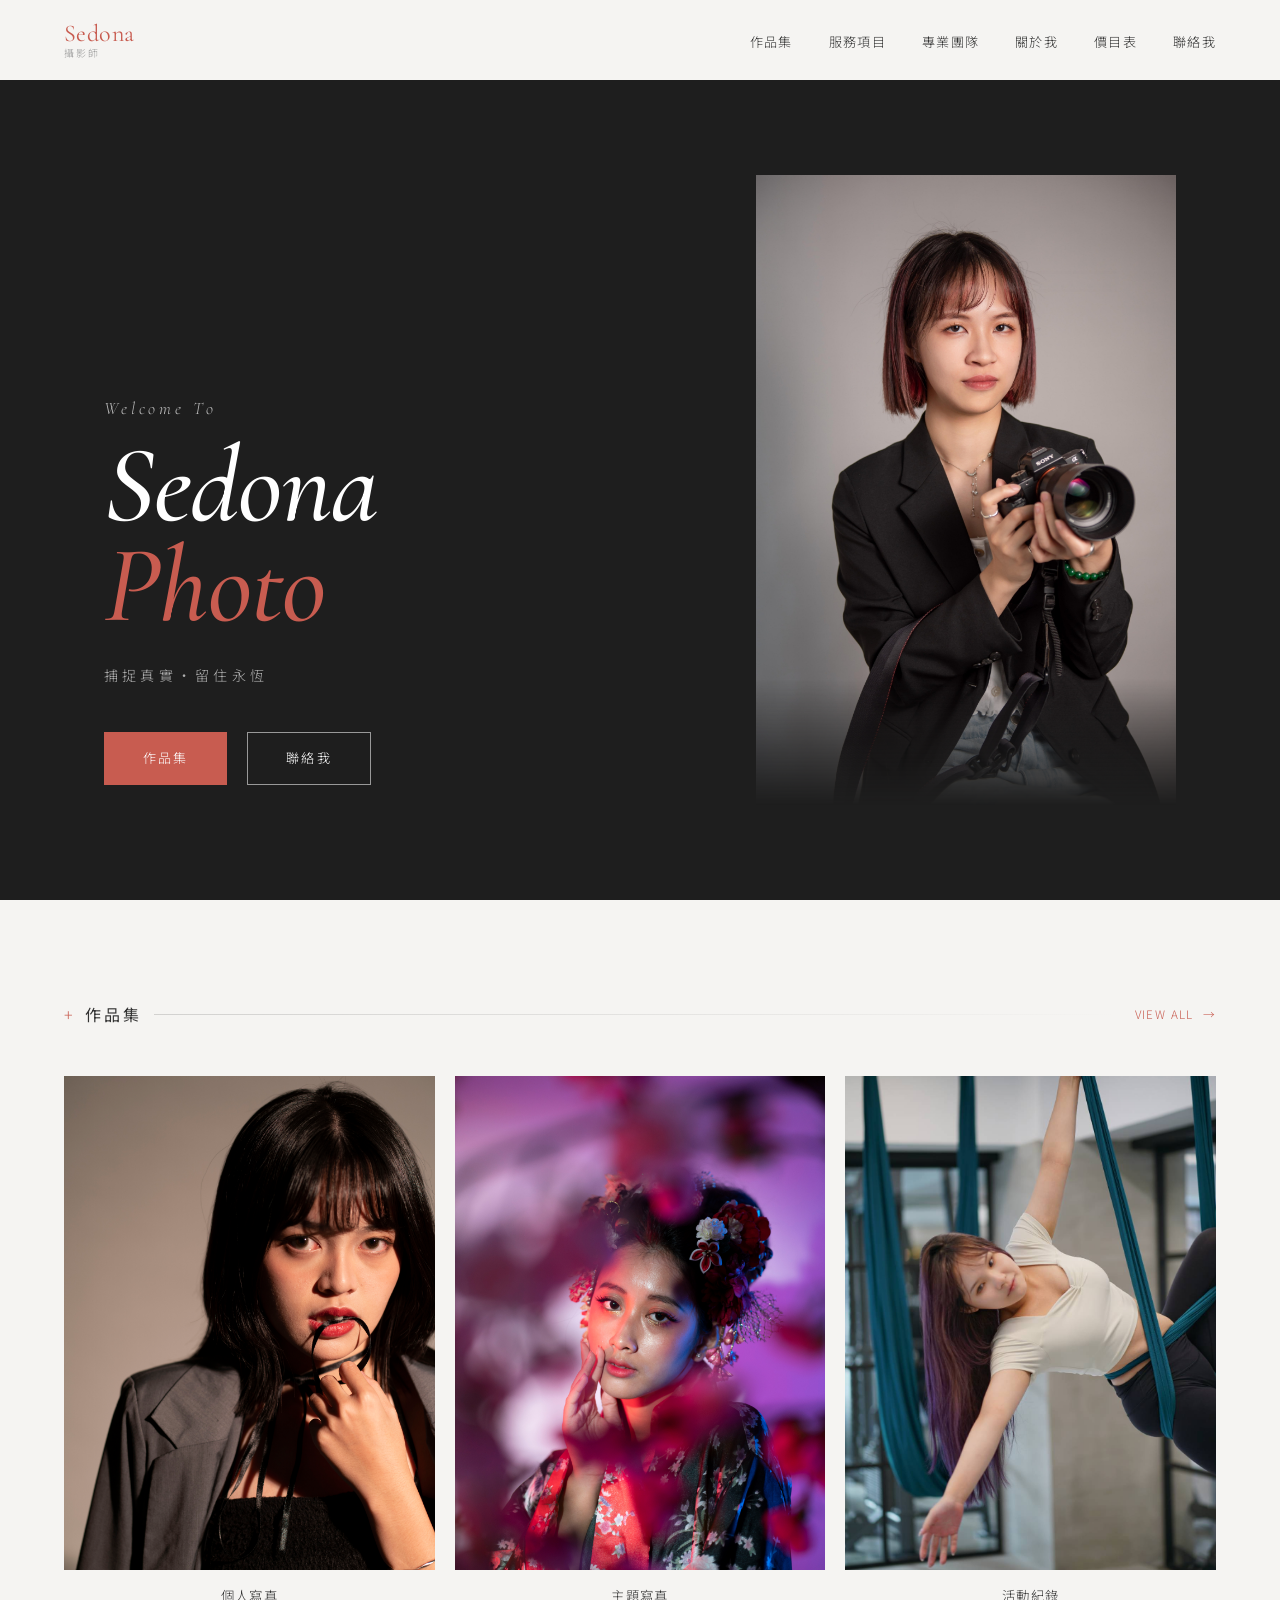
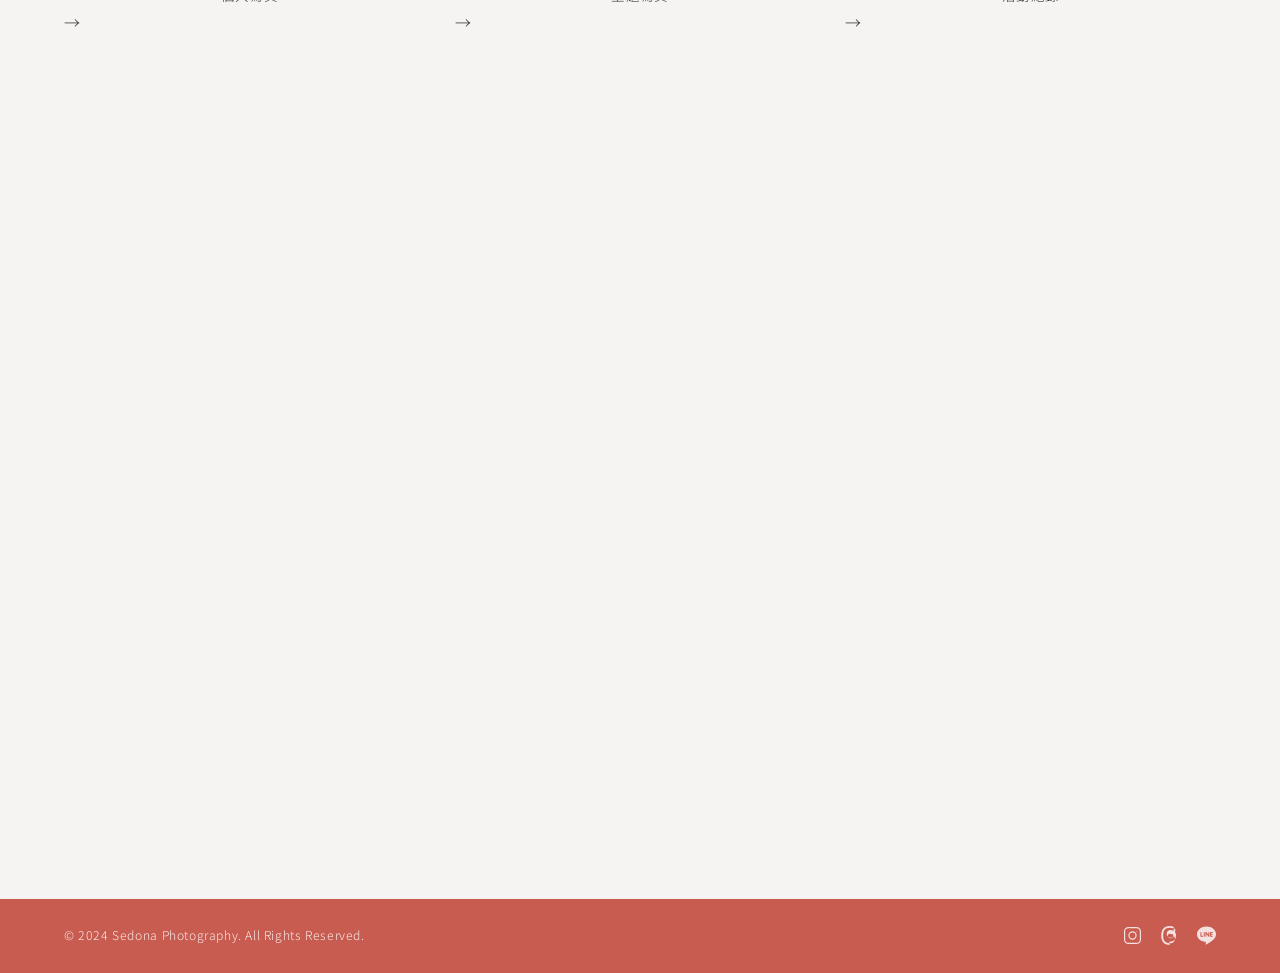
<file: index.html>
<!DOCTYPE html>
<html lang="zh-TW">
<head>
  <meta charset="UTF-8">
  <meta name="viewport" content="width=device-width, initial-scale=1.0">
  <title>首頁 | Sedona 攝影師</title>
  <meta name="description" content="Sedona 攝影師｜捕捉真實・留住永恆。個人寫真、閨蜜寫真、生日寫真、主題寫真。">
  <link rel="preconnect" href="https://fonts.googleapis.com">
  <link rel="preconnect" href="https://fonts.gstatic.com" crossorigin>
  <link href="https://fonts.googleapis.com/css2?family=Cormorant+Garamond:ital,wght@0,300;0,400;0,500;1,300;1,400;1,500&family=Noto+Sans+TC:wght@300;400;500&display=swap" rel="stylesheet">
  <link rel="stylesheet" href="css/style.css">
</head>
<body>
  <!-- NAVIGATION -->
  <nav class="nav" id="nav">
    <a href="index.html" class="nav-logo">
      <span class="nav-logo-en">Sedona</span>
      <span class="nav-logo-zh">攝影師</span>
    </a>
    <ul class="nav-menu">
      <li><a href="portfolio.html">作品集</a></li>
      <li><a href="services.html">服務項目</a></li>
      <li><a href="team.html">專業團隊</a></li>
      <li><a href="about.html">關於我</a></li>
      <li><a href="pricing.html">價目表</a></li>
      <li><a href="contact.html">聯絡我</a></li>
    </ul>
    <button class="nav-toggle" aria-label="選單">
      <span></span><span></span><span></span>
    </button>
  </nav>
  <!-- MOBILE DRAWER -->
  <div class="nav-drawer">
    <a href="portfolio.html">作品集</a>
    <a href="services.html">服務項目</a>
    <a href="team.html">專業團隊</a>
    <a href="about.html">關於我</a>
    <a href="pricing.html">價目表</a>
    <a href="contact.html">聯絡我</a>
  </div>
  <main class="page">

    <!-- HERO -->
    <section class="hero-dark">
      <!-- dual background photos -->
      <div class="hero-dark-bg">
        <div class="hero-dark-bg-left"  style="background-image:url('1683474727873.jpg')"></div>
        <div class="hero-dark-bg-right-bg" style="background-image:url('1718503346879.jpg')"></div>
        <div class="hero-dark-overlay"></div>
      </div>
      <!-- content -->
      <div class="hero-dark-inner">
        <div class="hero-dark-text">
          <span class="hero-dark-welcome">Welcome To</span>
          <h1 class="hero-dark-title">Sedona<br><span class="hero-dark-title-photo">Photo</span></h1>
          <p class="hero-dark-tagline">捕捉真實・留住永恆</p>
          <div class="hero-dark-btns">
            <a href="portfolio.html" class="hero-btn-solid">作品集</a>
            <a href="contact.html"   class="hero-btn-ghost">聯絡我</a>
          </div>
        </div>
        <div class="hero-dark-portrait">
          <img src="photographer.jpg" alt="Sedona 攝影師">
        </div>
      </div>
    </section>

    <!-- 作品集 PREVIEW -->
    <section class="section fade-in">
      <div class="section-inner">
        <div class="section-header">
          <span class="sh-plus">+</span>
          <span class="sh-title">作品集</span>
          <div class="sh-line"></div>
          <a href="portfolio.html" class="sh-cta">VIEW ALL &nbsp;→</a>
        </div>
        <div class="portfolio-grid">
          <a href="portfolio.html" class="portfolio-item fade-in delay-1">
            <div class="portfolio-item-thumb"><img src="personal_15.jpg" alt="個人寫真" loading="lazy"></div>
            <p class="portfolio-item-label">個人寫真</p>
            <span class="portfolio-item-arrow">→</span>
          </a>
          <a href="portfolio.html" class="portfolio-item fade-in delay-2">
            <div class="portfolio-item-thumb"><img src="theme_oiran_01.jpg" alt="主題寫真" loading="lazy"></div>
            <p class="portfolio-item-label">主題寫真</p>
            <span class="portfolio-item-arrow">→</span>
          </a>
          <a href="portfolio.html" class="portfolio-item fade-in delay-3">
            <div class="portfolio-item-thumb"><img src="event_01.jpg" alt="活動紀錄" loading="lazy"></div>
            <p class="portfolio-item-label">活動紀錄</p>
            <span class="portfolio-item-arrow">→</span>
          </a>
        </div>
        </section>

    <!-- 關於我 PREVIEW -->
    <section class="section fade-in" style="background:var(--white); padding-top:80px; padding-bottom:80px;">
      <div class="section-inner">
        <div class="section-header">
          <span class="sh-plus">+</span>
          <span class="sh-title">關於我</span>
          <div class="sh-line"></div>
        </div>
        <div class="about-preview">
          <div class="about-preview-img fade-in">
            <img src="photographer.jpg" alt="Sedona 攝影師" loading="lazy">
          </div>
          <div class="about-preview-content fade-in delay-2">
            <h2 class="about-preview-name">Sedona</h2>
            <p class="about-preview-text">
              相信每一個瞬間都有它的故事，<br>
              而我的角色，是用影像將它們轉化為永恆。
            </p>
            <p class="about-preview-text">
              喜歡自然光、真實的情感與細膩的細節，<br>
              用鏡頭記錄你生命中最重要的時刻。
            </p>
            <a href="about.html" class="btn-outline" style="margin-top:28px;">更多關於我</a>
            <div class="about-deco-circle"></div>
          </div>
        </div>
      </div>
    </section>

  </main>

  <!-- FOOTER -->
  <footer class="footer">
    <p class="footer-copy">© 2024 Sedona Photography. All Rights Reserved.</p>
    <div class="footer-socials">
      <!-- Instagram -->
      <a href="https://www.instagram.com/sedona_photo?igsh=eWx5cHA5MnV4eTI3" target="_blank" rel="noopener" aria-label="Instagram">
        <svg viewBox="0 0 24 24" fill="none" stroke="currentColor" stroke-width="1.5" stroke-linecap="round" stroke-linejoin="round">
          <rect x="2" y="2" width="20" height="20" rx="5"/>
          <circle cx="12" cy="12" r="4.5"/>
          <circle cx="17.5" cy="6.5" r="0.6" fill="currentColor" stroke="none"/>
        </svg>
      </a>
      <!-- Threads -->
      <a href="https://www.threads.com/@sedona_photo" target="_blank" rel="noopener" aria-label="Threads">
        <svg viewBox="0 0 24 24" fill="currentColor">
          <path d="M12.186 24h-.007c-3.581-.024-6.334-1.205-8.184-3.509C2.35 18.44 1.5 15.586 1.5 12.068V12c0-3.518.85-6.372 2.495-8.481C5.845 1.205 8.598.024 12.179 0h.014c2.048.015 3.898.487 5.496 1.404l-1.078 1.869c-1.272-.734-2.745-1.116-4.406-1.129C9.52 2.163 7.387 2.986 5.996 4.59 4.638 6.163 3.999 8.377 3.999 12c0 3.623.639 5.837 1.997 7.41 1.391 1.604 3.523 2.428 6.336 2.448 1.705-.012 3.105-.38 4.175-1.093.98-.653 1.63-1.597 1.93-2.807.255-1.017.285-2.136.085-3.307a5.47 5.47 0 0 0-.625-1.762c-.52.614-1.125 1.08-1.817 1.394-1.08.492-2.3.617-3.566.369-1.193-.233-2.228-.827-2.999-1.717-.792-.916-1.194-2.09-1.133-3.295.063-1.263.589-2.41 1.481-3.228.893-.818 2.106-1.28 3.413-1.3 1.002-.014 2.004.219 2.9.673.277.141.543.303.796.484.196-.426.308-.895.308-1.388 0-.414-.065-.818-.19-1.205l1.883-.628c.22.655.338 1.352.338 2.074 0 .838-.172 1.649-.507 2.388.3.412.565.857.79 1.336.5 1.068.745 2.273.707 3.49-.04 1.34-.352 2.6-.908 3.664l-.006.011c-.67 1.287-1.703 2.272-3.068 2.93-1.308.63-2.903.96-4.741.973zM14.5 10.5c-.52-.48-1.18-.74-1.9-.73-.76.014-1.44.3-1.913.742-.48.446-.747 1.05-.78 1.73-.04.73.22 1.43.71 1.98.485.554 1.18.903 1.966 1.056.897.177 1.79.09 2.565-.25.63-.288 1.14-.76 1.52-1.38a7.563 7.563 0 0 0-.168-3.148z"/>
        </svg>
      </a>
      <!-- LINE -->
      <a href="https://line.me/R/ti/p/@454gtomg" target="_blank" rel="noopener" aria-label="LINE">
        <svg viewBox="0 0 24 24" fill="currentColor">
          <path d="M19.365 9.863c.349 0 .63.285.63.631 0 .345-.281.63-.63.63H17.61v1.125h1.755c.349 0 .63.283.63.63 0 .344-.281.629-.63.629h-2.386c-.345 0-.627-.285-.627-.629V8.108c0-.345.282-.63.63-.63h2.386c.346 0 .627.285.627.63 0 .349-.281.63-.63.63H17.61v1.125h1.755zm-3.855 3.016c0 .27-.174.51-.432.596-.064.021-.133.031-.199.031-.211 0-.391-.09-.51-.25l-2.443-3.317v2.94c0 .344-.279.629-.631.629-.346 0-.626-.285-.626-.629V8.108c0-.27.173-.51.43-.595.06-.023.136-.033.194-.033.195 0 .375.104.495.254l2.462 3.33V8.108c0-.345.282-.63.63-.63.345 0 .63.285.63.63v4.771zm-5.741 0c0 .344-.282.629-.631.629-.345 0-.627-.285-.627-.629V8.108c0-.345.282-.63.63-.63.346 0 .628.285.628.63v4.771zm-2.466.629H4.917c-.345 0-.63-.285-.63-.629V8.108c0-.345.285-.63.63-.63.348 0 .63.285.63.63v4.141h1.756c.348 0 .629.283.629.63 0 .344-.281.629-.629.629M24 10.314C24 4.943 18.615.572 12 .572S0 4.943 0 10.314c0 4.811 4.27 8.842 10.035 9.608.391.082.923.258 1.058.59.12.301.079.766.038 1.08l-.164 1.02c-.045.301-.24 1.186 1.049.645 1.291-.539 6.916-4.078 9.436-6.975C23.176 14.393 24 12.458 24 10.314"/>
        </svg>
      </a>
    </div>
  </footer>
  <script src="js/main.js"></script>
</body>
</html>
</file>
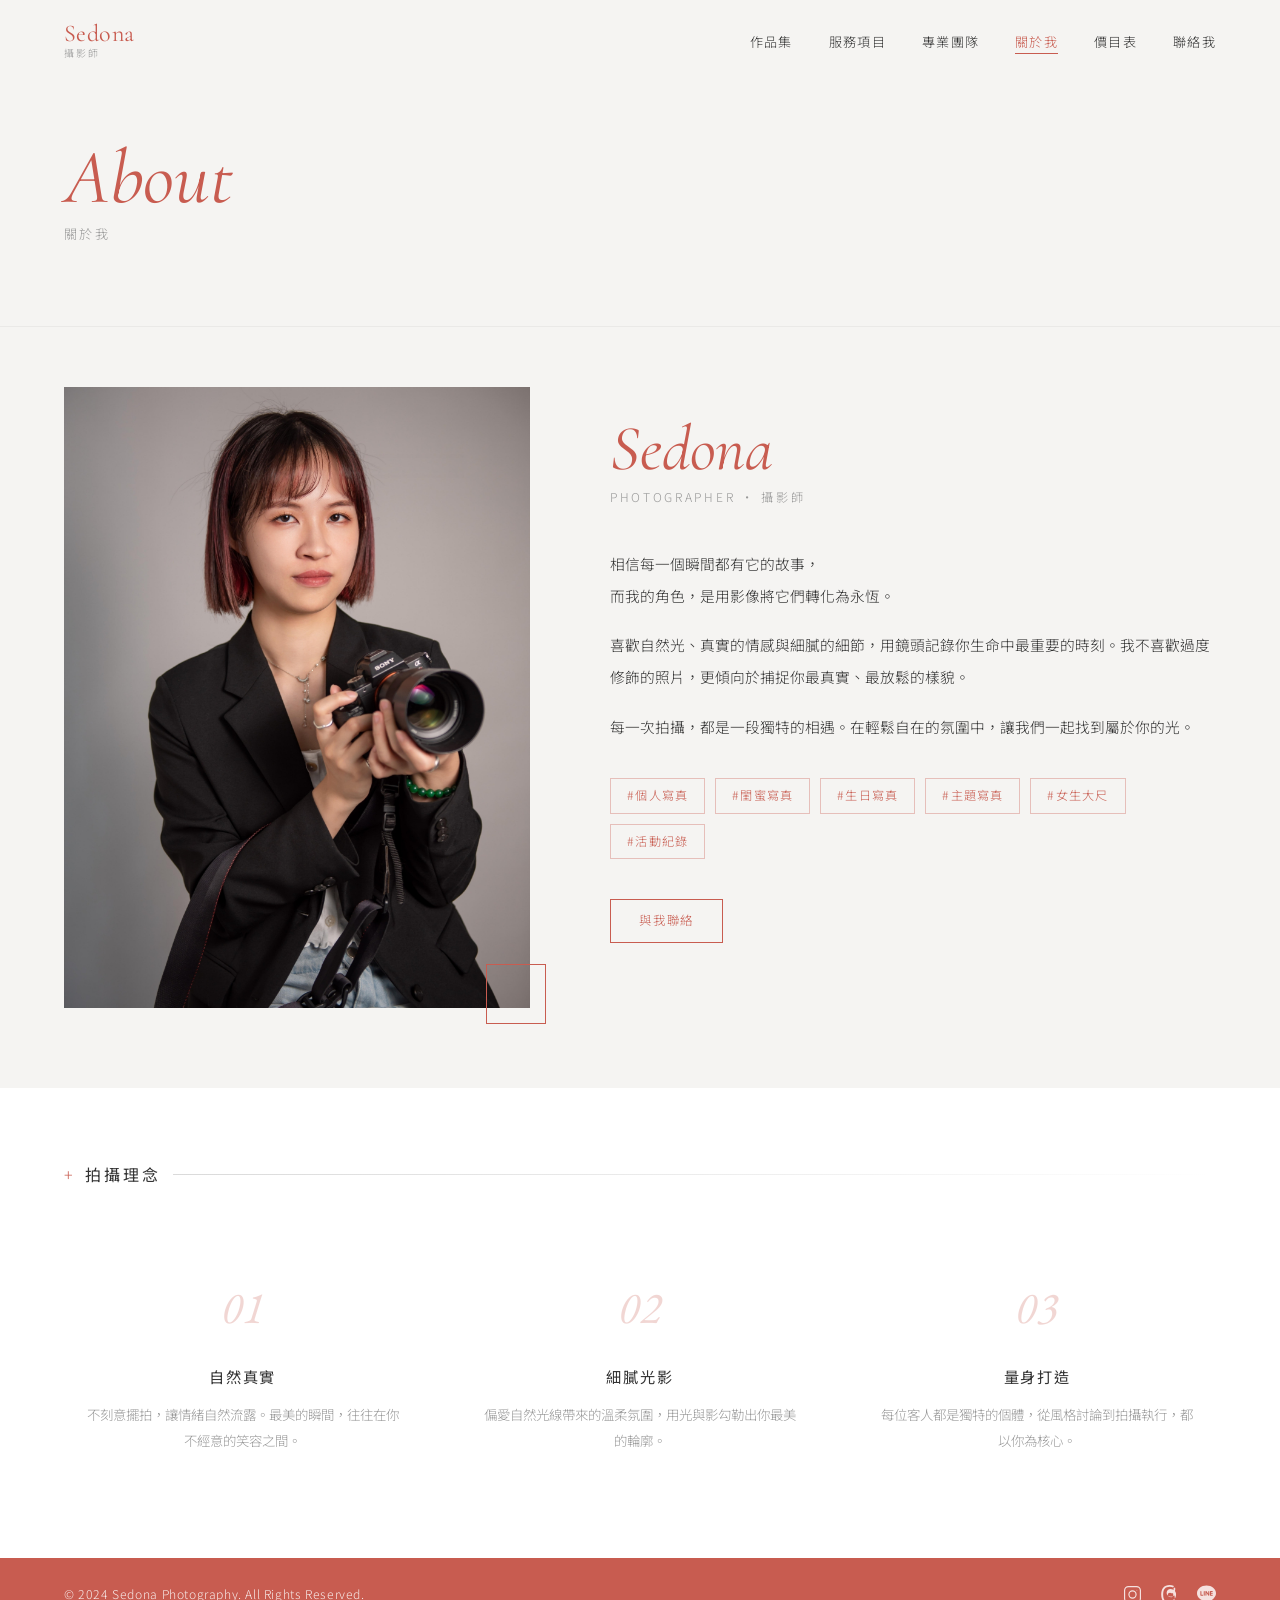
<file: about.html>
<!DOCTYPE html>
<html lang="zh-TW">
<head>
  <meta charset="UTF-8">
  <meta name="viewport" content="width=device-width, initial-scale=1.0">
  <title>關於我 | Sedona 攝影師</title>
  <meta name="description" content="Sedona 攝影師｜透明價目表，個人寫真、閨蜜寫真、生日寫真方案。">
  <link rel="preconnect" href="https://fonts.googleapis.com">
  <link rel="preconnect" href="https://fonts.gstatic.com" crossorigin>
  <link href="https://fonts.googleapis.com/css2?family=Cormorant+Garamond:ital,wght@0,300;0,400;0,500;1,300;1,400;1,500&family=Noto+Sans+TC:wght@300;400;500&display=swap" rel="stylesheet">
  <link rel="stylesheet" href="css/style.css">
</head>
<body>
  <nav class="nav" id="nav">
    <a href="index.html" class="nav-logo">
      <span class="nav-logo-en">Sedona</span>
      <span class="nav-logo-zh">攝影師</span>
    </a>
    <ul class="nav-menu">
      <li><a href="portfolio.html">作品集</a></li>
      <li><a href="services.html">服務項目</a></li>
      <li><a href="team.html">專業團隊</a></li>
      <li><a href="about.html" class="active">關於我</a></li>
      <li><a href="pricing.html">價目表</a></li>
      <li><a href="contact.html">聯絡我</a></li>
    </ul>
    <button class="nav-toggle" aria-label="選單"><span></span><span></span><span></span></button>
  </nav>
  <div class="nav-drawer">
    <a href="portfolio.html">作品集</a>
    <a href="services.html">服務項目</a>
    <a href="team.html">專業團隊</a>
    <a href="about.html">關於我</a>
    <a href="pricing.html">價目表</a>
    <a href="contact.html">聯絡我</a>
  </div>
  <main class="page">

    <!-- PAGE HERO -->
    <div class="page-hero" style="padding-bottom:40px;">
      <div style="max-width:var(--max-w); margin:0 auto;">
        <h1 class="page-hero-en">About</h1>
        <p class="page-hero-zh">關於我</p>
      </div>
    </div>

    <!-- MAIN ABOUT CONTENT -->
    <div class="about-hero-layout">

      <!-- Photo -->
      <div class="about-img-wrap fade-in">
        <img src="photographer.jpg" alt="Sedona 攝影師" loading="lazy">
        <div class="about-img-deco"></div>
      </div>

      <!-- Content -->
      <div class="about-content fade-in delay-2">
        <h1 class="about-name">Sedona</h1>
        <p class="about-role">Photographer · 攝影師</p>

        <p class="about-text">
          相信每一個瞬間都有它的故事，<br>
          而我的角色，是用影像將它們轉化為永恆。
        </p>
        <p class="about-text">
          喜歡自然光、真實的情感與細膩的細節，用鏡頭記錄你生命中最重要的時刻。我不喜歡過度修飾的照片，更傾向於捕捉你最真實、最放鬆的樣貌。
        </p>
        <p class="about-text">
          每一次拍攝，都是一段獨特的相遇。在輕鬆自在的氛圍中，讓我們一起找到屬於你的光。
        </p>

        <!-- Tags -->
        <div class="about-tags">
          <span class="about-tag">#個人寫真</span>
          <span class="about-tag">#閨蜜寫真</span>
          <span class="about-tag">#生日寫真</span>
          <span class="about-tag">#主題寫真</span>
          <span class="about-tag">#女生大尺</span>
          <span class="about-tag">#活動紀錄</span>
        </div>

        <a href="contact.html" class="btn-outline" style="margin-top:40px;">與我聯絡</a>
      </div>
    </div>

    <!-- PHILOSOPHY SECTION -->
    <section class="section" style="background:var(--white); padding-top:72px; padding-bottom:72px;">
      <div class="section-inner">
        <div class="section-header">
          <span class="sh-plus">+</span>
          <span class="sh-title">拍攝理念</span>
          <div class="sh-line"></div>
        </div>
        <div class="philosophy-grid">
          <div class="fade-in delay-1" style="text-align:center; padding:32px 20px;">
            <p class="phil-num" style="font-family:var(--font-number); font-style:italic; font-size:2.8rem; font-weight:400; color:rgba(200,92,80,0.25); margin-bottom:16px;">01</p>
            <h3 style="font-size:0.95rem; font-weight:400; letter-spacing:0.12em; margin-bottom:12px;">自然真實</h3>
            <p class="phil-desc" style="font-size:0.84rem; font-weight:300; line-height:1.95; color:var(--text-light);">不刻意擺拍，讓情緒自然流露。最美的瞬間，往往在你不經意的笑容之間。</p>
          </div>
          <div class="fade-in delay-2" style="text-align:center; padding:32px 20px;">
            <p class="phil-num" style="font-family:var(--font-number); font-style:italic; font-size:2.8rem; font-weight:400; color:rgba(200,92,80,0.25); margin-bottom:16px;">02</p>
            <h3 style="font-size:0.95rem; font-weight:400; letter-spacing:0.12em; margin-bottom:12px;">細膩光影</h3>
            <p class="phil-desc" style="font-size:0.84rem; font-weight:300; line-height:1.95; color:var(--text-light);">偏愛自然光線帶來的溫柔氛圍，用光與影勾勒出你最美的輪廓。</p>
          </div>
          <div class="fade-in delay-3" style="text-align:center; padding:32px 20px;">
            <p class="phil-num" style="font-family:var(--font-number); font-style:italic; font-size:2.8rem; font-weight:400; color:rgba(200,92,80,0.25); margin-bottom:16px;">03</p>
            <h3 style="font-size:0.95rem; font-weight:400; letter-spacing:0.12em; margin-bottom:12px;">量身打造</h3>
            <p class="phil-desc" style="font-size:0.84rem; font-weight:300; line-height:1.95; color:var(--text-light);">每位客人都是獨特的個體，從風格討論到拍攝執行，都以你為核心。</p>
          </div>
        </div>
      </div>
    </section>

  </main>

  <footer class="footer">
    <p class="footer-copy">© 2024 Sedona Photography. All Rights Reserved.</p>
    <div class="footer-socials">
      <a href="https://www.instagram.com/sedona_photo?igsh=eWx5cHA5MnV4eTI3" target="_blank" rel="noopener" aria-label="Instagram">
        <svg viewBox="0 0 24 24" fill="none" stroke="currentColor" stroke-width="1.5" stroke-linecap="round" stroke-linejoin="round">
          <rect x="2" y="2" width="20" height="20" rx="5"/>
          <circle cx="12" cy="12" r="4.5"/>
          <circle cx="17.5" cy="6.5" r="0.6" fill="currentColor" stroke="none"/>
        </svg>
      </a>
      <a href="https://www.threads.com/@sedona_photo" target="_blank" rel="noopener" aria-label="Threads">
        <svg viewBox="0 0 24 24" fill="currentColor"><path d="M12.186 24h-.007c-3.581-.024-6.334-1.205-8.184-3.509C2.35 18.44 1.5 15.586 1.5 12.068V12c0-3.518.85-6.372 2.495-8.481C5.845 1.205 8.598.024 12.179 0h.014c2.048.015 3.898.487 5.496 1.404l-1.078 1.869c-1.272-.734-2.745-1.116-4.406-1.129C9.52 2.163 7.387 2.986 5.996 4.59 4.638 6.163 3.999 8.377 3.999 12c0 3.623.639 5.837 1.997 7.41 1.391 1.604 3.523 2.448 6.336 2.448 1.705-.012 3.105-.38 4.175-1.093.98-.653 1.63-1.597 1.93-2.807.255-1.017.285-2.136.085-3.307a5.47 5.47 0 0 0-.625-1.762c-.52.614-1.125 1.08-1.817 1.394-1.08.492-2.3.617-3.566.369-1.193-.233-2.228-.827-2.999-1.717-.792-.916-1.194-2.09-1.133-3.295.063-1.263.589-2.41 1.481-3.228.893-.818 2.106-1.28 3.413-1.3 1.002-.014 2.004.219 2.9.673.277.141.543.303.796.484.196-.426.308-.895.308-1.388 0-.414-.065-.818-.19-1.205l1.883-.628c.22.655.338 1.352.338 2.074 0 .838-.172 1.649-.507 2.388.3.412.565.857.79 1.336.5 1.068.745 2.273.707 3.49-.04 1.34-.352 2.6-.908 3.664l-.006.011c-.67 1.287-1.703 2.272-3.068 2.93-1.308.63-2.903.96-4.741.973zM14.5 10.5c-.52-.48-1.18-.74-1.9-.73-.76.014-1.44.3-1.913.742-.48.446-.747 1.05-.78 1.73-.04.73.22 1.43.71 1.98.485.554 1.18.903 1.966 1.056.897.177 1.79.09 2.565-.25.63-.288 1.14-.76 1.52-1.38a7.563 7.563 0 0 0-.168-3.148z"/></svg>
      </a>
      <a href="https://line.me/R/ti/p/@454gtomg" target="_blank" rel="noopener" aria-label="LINE">
        <svg viewBox="0 0 24 24" fill="currentColor"><path d="M19.365 9.863c.349 0 .63.285.63.631 0 .345-.281.63-.63.63H17.61v1.125h1.755c.349 0 .63.283.63.63 0 .344-.281.629-.63.629h-2.386c-.345 0-.627-.285-.627-.629V8.108c0-.345.282-.63.63-.63h2.386c.346 0 .627.285.627.63 0 .349-.281.63-.63.63H17.61v1.125h1.755zm-3.855 3.016c0 .27-.174.51-.432.596-.064.021-.133.031-.199.031-.211 0-.391-.09-.51-.25l-2.443-3.317v2.94c0 .344-.279.629-.631.629-.346 0-.626-.285-.626-.629V8.108c0-.27.173-.51.43-.595.06-.023.136-.033.194-.033.195 0 .375.104.495.254l2.462 3.33V8.108c0-.345.282-.63.63-.63.345 0 .63.285.63.63v4.771zm-5.741 0c0 .344-.282.629-.631.629-.345 0-.627-.285-.627-.629V8.108c0-.345.282-.63.63-.63.346 0 .628.285.628.63v4.771zm-2.466.629H4.917c-.345 0-.63-.285-.63-.629V8.108c0-.345.285-.63.63-.63.348 0 .63.285.63.63v4.141h1.756c.348 0 .629.283.629.63 0 .344-.281.629-.629.629M24 10.314C24 4.943 18.615.572 12 .572S0 4.943 0 10.314c0 4.811 4.27 8.842 10.035 9.608.391.082.923.258 1.058.59.12.301.079.766.038 1.08l-.164 1.02c-.045.301-.24 1.186 1.049.645 1.291-.539 6.916-4.078 9.436-6.975C23.176 14.393 24 12.458 24 10.314"/></svg>
      </a>
    </div>
  </footer>
  <script src="js/main.js"></script>
</body>
</html>
</file>
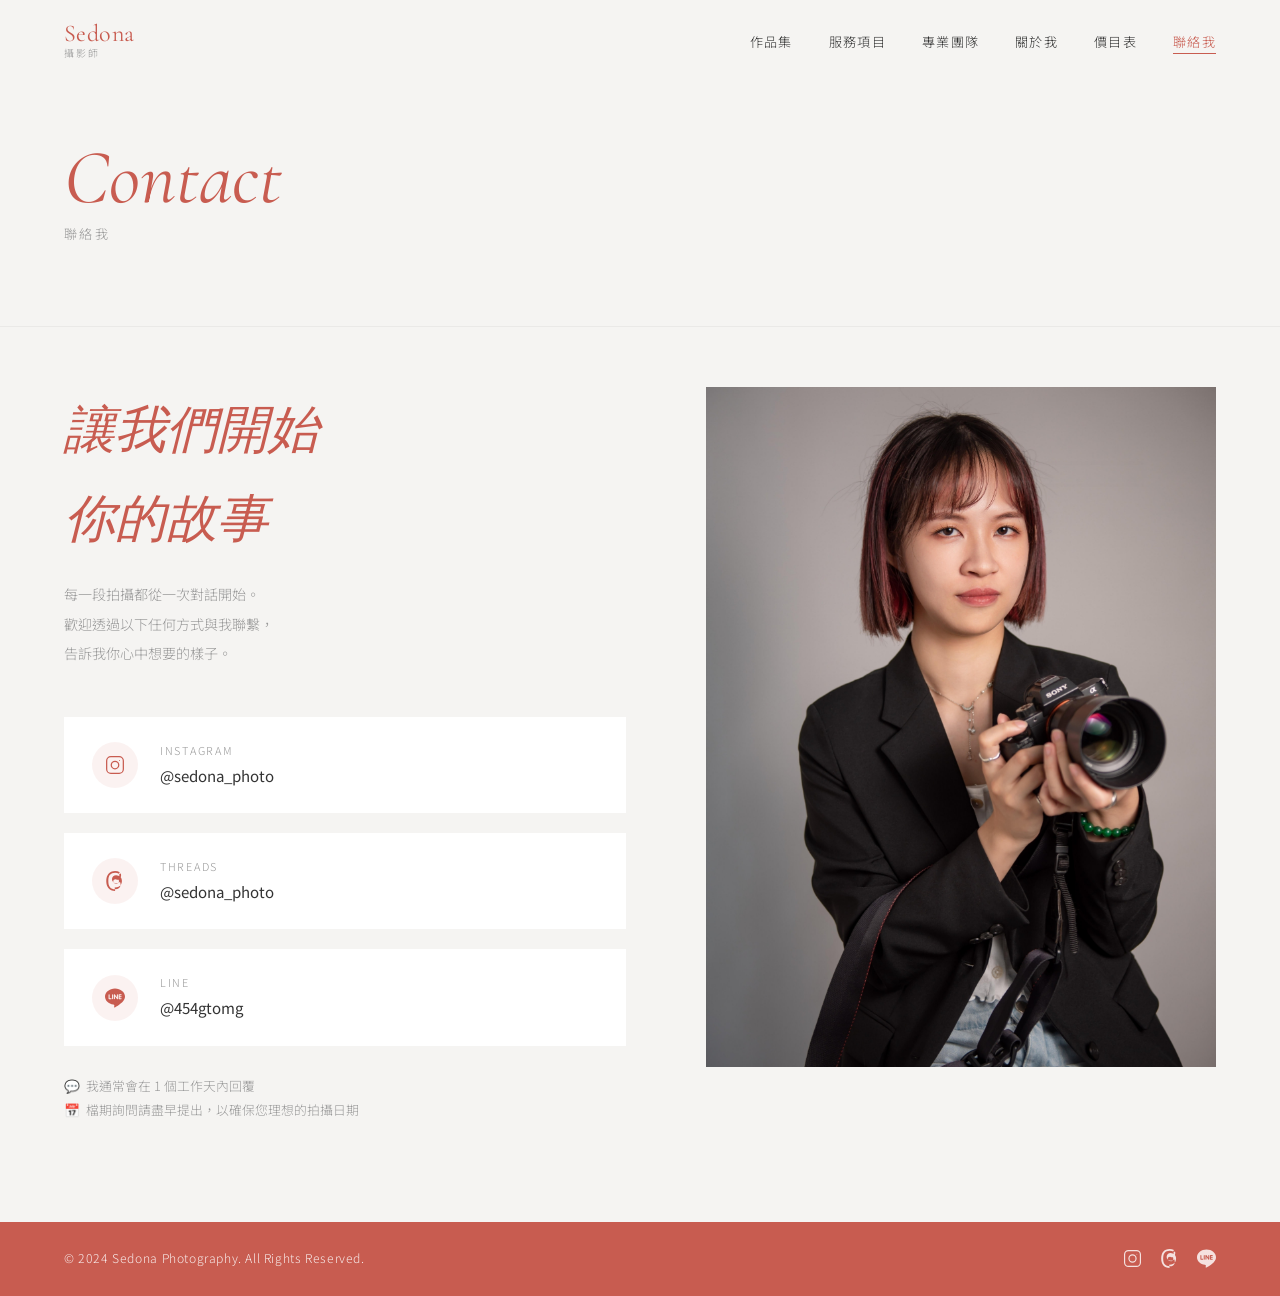
<file: contact.html>
<!DOCTYPE html>
<html lang="zh-TW">
<head>
  <meta charset="UTF-8">
  <meta name="viewport" content="width=device-width, initial-scale=1.0">
  <title>聯絡我 | Sedona 攝影師</title>
  <meta name="description" content="Sedona 攝影師｜透明價目表，個人寫真、閨蜜寫真、生日寫真方案。">
  <link rel="preconnect" href="https://fonts.googleapis.com">
  <link rel="preconnect" href="https://fonts.gstatic.com" crossorigin>
  <link href="https://fonts.googleapis.com/css2?family=Cormorant+Garamond:ital,wght@0,300;0,400;0,500;1,300;1,400;1,500&family=Noto+Sans+TC:wght@300;400;500&display=swap" rel="stylesheet">
  <link rel="stylesheet" href="css/style.css">
</head>
<body>
  <nav class="nav" id="nav">
    <a href="index.html" class="nav-logo">
      <span class="nav-logo-en">Sedona</span>
      <span class="nav-logo-zh">攝影師</span>
    </a>
    <ul class="nav-menu">
      <li><a href="portfolio.html">作品集</a></li>
      <li><a href="services.html">服務項目</a></li>
      <li><a href="team.html">專業團隊</a></li>
      <li><a href="about.html">關於我</a></li>
      <li><a href="pricing.html">價目表</a></li>
      <li><a href="contact.html" class="active">聯絡我</a></li>
    </ul>
    <button class="nav-toggle" aria-label="選單"><span></span><span></span><span></span></button>
  </nav>
  <div class="nav-drawer">
    <a href="portfolio.html">作品集</a>
    <a href="services.html">服務項目</a>
    <a href="team.html">專業團隊</a>
    <a href="about.html">關於我</a>
    <a href="pricing.html">價目表</a>
    <a href="contact.html">聯絡我</a>
  </div>
  <main class="page">

    <!-- PAGE HERO -->
    <div class="page-hero" style="padding-bottom:40px;">
      <div style="max-width:var(--max-w); margin:0 auto;">
        <h1 class="page-hero-en">Contact</h1>
        <p class="page-hero-zh">聯絡我</p>
      </div>
    </div>

    <!-- CONTACT LAYOUT -->
    <div class="contact-layout" style="max-width:calc(var(--max-w) + var(--px)*2);">

      <!-- Left: text + cards -->
      <div class="fade-in">
        <h2 class="contact-intro-title">讓我們開始<br>你的故事</h2>
        <p class="contact-intro-text">
          每一段拍攝都從一次對話開始。<br>
          歡迎透過以下任何方式與我聯繫，<br>
          告訴我你心中想要的樣子。
        </p>

        <div class="contact-items">

          <!-- Instagram -->
          <a href="https://www.instagram.com/sedona_photo?igsh=eWx5cHA5MnV4eTI3" target="_blank" rel="noopener" class="contact-card fade-in delay-1">
            <div class="contact-card-icon"><svg viewBox="0 0 24 24" fill="none" stroke="currentColor" stroke-width="1.5" stroke-linecap="round" stroke-linejoin="round"><rect x="2" y="2" width="20" height="20" rx="5"/><circle cx="12" cy="12" r="4.5"/><circle cx="17.5" cy="6.5" r="0.6" fill="currentColor" stroke="none"/></svg></div>
            <div>
              <p class="contact-card-label">INSTAGRAM</p>
              <p class="contact-card-value">@sedona_photo</p>
            </div>
          </a>

          <!-- Threads -->
          <a href="https://www.threads.com/@sedona_photo" target="_blank" rel="noopener" class="contact-card fade-in delay-2">
            <div class="contact-card-icon"><svg viewBox="0 0 24 24" fill="currentColor"><path d="M12.186 24h-.007c-3.581-.024-6.334-1.205-8.184-3.509C2.35 18.44 1.5 15.586 1.5 12.068V12c0-3.518.85-6.372 2.495-8.481C5.845 1.205 8.598.024 12.179 0h.014c2.048.015 3.898.487 5.496 1.404l-1.078 1.869c-1.272-.734-2.745-1.116-4.406-1.129C9.52 2.163 7.387 2.986 5.996 4.59 4.638 6.163 3.999 8.377 3.999 12c0 3.623.639 5.837 1.997 7.41 1.391 1.604 3.523 2.448 6.336 2.448 1.705-.012 3.105-.38 4.175-1.093.98-.653 1.63-1.597 1.93-2.807.255-1.017.285-2.136.085-3.307a5.47 5.47 0 0 0-.625-1.762c-.52.614-1.125 1.08-1.817 1.394-1.08.492-2.3.617-3.566.369-1.193-.233-2.228-.827-2.999-1.717-.792-.916-1.194-2.09-1.133-3.295.063-1.263.589-2.41 1.481-3.228.893-.818 2.106-1.28 3.413-1.3 1.002-.014 2.004.219 2.9.673.277.141.543.303.796.484.196-.426.308-.895.308-1.388 0-.414-.065-.818-.19-1.205l1.883-.628c.22.655.338 1.352.338 2.074 0 .838-.172 1.649-.507 2.388.3.412.565.857.79 1.336.5 1.068.745 2.273.707 3.49-.04 1.34-.352 2.6-.908 3.664l-.006.011c-.67 1.287-1.703 2.272-3.068 2.93-1.308.63-2.903.96-4.741.973zM14.5 10.5c-.52-.48-1.18-.74-1.9-.73-.76.014-1.44.3-1.913.742-.48.446-.747 1.05-.78 1.73-.04.73.22 1.43.71 1.98.485.554 1.18.903 1.966 1.056.897.177 1.79.09 2.565-.25.63-.288 1.14-.76 1.52-1.38a7.563 7.563 0 0 0-.168-3.148z"/></svg></div>
            <div>
              <p class="contact-card-label">THREADS</p>
              <p class="contact-card-value">@sedona_photo</p>
            </div>
          </a>

          <!-- LINE -->
          <a href="https://line.me/R/ti/p/@454gtomg" target="_blank" rel="noopener" class="contact-card fade-in delay-3">
            <div class="contact-card-icon"><svg viewBox="0 0 24 24" fill="currentColor"><path d="M19.365 9.863c.349 0 .63.285.63.631 0 .345-.281.63-.63.63H17.61v1.125h1.755c.349 0 .63.283.63.63 0 .344-.281.629-.63.629h-2.386c-.345 0-.627-.285-.627-.629V8.108c0-.345.282-.63.63-.63h2.386c.346 0 .627.285.627.63 0 .349-.281.63-.63.63H17.61v1.125h1.755zm-3.855 3.016c0 .27-.174.51-.432.596-.064.021-.133.031-.199.031-.211 0-.391-.09-.51-.25l-2.443-3.317v2.94c0 .344-.279.629-.631.629-.346 0-.626-.285-.626-.629V8.108c0-.27.173-.51.43-.595.06-.023.136-.033.194-.033.195 0 .375.104.495.254l2.462 3.33V8.108c0-.345.282-.63.63-.63.345 0 .63.285.63.63v4.771zm-5.741 0c0 .344-.282.629-.631.629-.345 0-.627-.285-.627-.629V8.108c0-.345.282-.63.63-.63.346 0 .628.285.628.63v4.771zm-2.466.629H4.917c-.345 0-.63-.285-.63-.629V8.108c0-.345.285-.63.63-.63.348 0 .63.285.63.63v4.141h1.756c.348 0 .629.283.629.63 0 .344-.281.629-.629.629M24 10.314C24 4.943 18.615.572 12 .572S0 4.943 0 10.314c0 4.811 4.27 8.842 10.035 9.608.391.082.923.258 1.058.59.12.301.079.766.038 1.08l-.164 1.02c-.045.301-.24 1.186 1.049.645 1.291-.539 6.916-4.078 9.436-6.975C23.176 14.393 24 12.458 24 10.314"/></svg></div>
            <div>
              <p class="contact-card-label">LINE</p>
              <p class="contact-card-value">@454gtomg</p>
            </div>
          </a>

        </div>

        <!-- Response time note -->
        <p style="margin-top:28px; font-size:0.8rem; color:var(--text-light); font-weight:300; line-height:1.9;">
          💬 &nbsp;我通常會在 1 個工作天內回覆<br>
          📅 &nbsp;檔期詢問請盡早提出，以確保您理想的拍攝日期
        </p>
      </div>

      <!-- Right: photo -->
      <div class="contact-img-wrap fade-in delay-2">
        <img src="photographer.jpg" alt="Sedona 攝影師" loading="lazy">
      </div>

    </div>

  </main>

  <footer class="footer">
    <p class="footer-copy">© 2024 Sedona Photography. All Rights Reserved.</p>
    <div class="footer-socials">
      <a href="https://www.instagram.com/sedona_photo?igsh=eWx5cHA5MnV4eTI3" target="_blank" rel="noopener" aria-label="Instagram">
        <svg viewBox="0 0 24 24" fill="none" stroke="currentColor" stroke-width="1.5" stroke-linecap="round" stroke-linejoin="round">
          <rect x="2" y="2" width="20" height="20" rx="5"/>
          <circle cx="12" cy="12" r="4.5"/>
          <circle cx="17.5" cy="6.5" r="0.6" fill="currentColor" stroke="none"/>
        </svg>
      </a>
      <a href="https://www.threads.com/@sedona_photo" target="_blank" rel="noopener" aria-label="Threads">
        <svg viewBox="0 0 24 24" fill="currentColor"><path d="M12.186 24h-.007c-3.581-.024-6.334-1.205-8.184-3.509C2.35 18.44 1.5 15.586 1.5 12.068V12c0-3.518.85-6.372 2.495-8.481C5.845 1.205 8.598.024 12.179 0h.014c2.048.015 3.898.487 5.496 1.404l-1.078 1.869c-1.272-.734-2.745-1.116-4.406-1.129C9.52 2.163 7.387 2.986 5.996 4.59 4.638 6.163 3.999 8.377 3.999 12c0 3.623.639 5.837 1.997 7.41 1.391 1.604 3.523 2.448 6.336 2.448 1.705-.012 3.105-.38 4.175-1.093.98-.653 1.63-1.597 1.93-2.807.255-1.017.285-2.136.085-3.307a5.47 5.47 0 0 0-.625-1.762c-.52.614-1.125 1.08-1.817 1.394-1.08.492-2.3.617-3.566.369-1.193-.233-2.228-.827-2.999-1.717-.792-.916-1.194-2.09-1.133-3.295.063-1.263.589-2.41 1.481-3.228.893-.818 2.106-1.28 3.413-1.3 1.002-.014 2.004.219 2.9.673.277.141.543.303.796.484.196-.426.308-.895.308-1.388 0-.414-.065-.818-.19-1.205l1.883-.628c.22.655.338 1.352.338 2.074 0 .838-.172 1.649-.507 2.388.3.412.565.857.79 1.336.5 1.068.745 2.273.707 3.49-.04 1.34-.352 2.6-.908 3.664l-.006.011c-.67 1.287-1.703 2.272-3.068 2.93-1.308.63-2.903.96-4.741.973zM14.5 10.5c-.52-.48-1.18-.74-1.9-.73-.76.014-1.44.3-1.913.742-.48.446-.747 1.05-.78 1.73-.04.73.22 1.43.71 1.98.485.554 1.18.903 1.966 1.056.897.177 1.79.09 2.565-.25.63-.288 1.14-.76 1.52-1.38a7.563 7.563 0 0 0-.168-3.148z"/></svg>
      </a>
      <a href="https://line.me/R/ti/p/@454gtomg" target="_blank" rel="noopener" aria-label="LINE">
        <svg viewBox="0 0 24 24" fill="currentColor"><path d="M19.365 9.863c.349 0 .63.285.63.631 0 .345-.281.63-.63.63H17.61v1.125h1.755c.349 0 .63.283.63.63 0 .344-.281.629-.63.629h-2.386c-.345 0-.627-.285-.627-.629V8.108c0-.345.282-.63.63-.63h2.386c.346 0 .627.285.627.63 0 .349-.281.63-.63.63H17.61v1.125h1.755zm-3.855 3.016c0 .27-.174.51-.432.596-.064.021-.133.031-.199.031-.211 0-.391-.09-.51-.25l-2.443-3.317v2.94c0 .344-.279.629-.631.629-.346 0-.626-.285-.626-.629V8.108c0-.27.173-.51.43-.595.06-.023.136-.033.194-.033.195 0 .375.104.495.254l2.462 3.33V8.108c0-.345.282-.63.63-.63.345 0 .63.285.63.63v4.771zm-5.741 0c0 .344-.282.629-.631.629-.345 0-.627-.285-.627-.629V8.108c0-.345.282-.63.63-.63.346 0 .628.285.628.63v4.771zm-2.466.629H4.917c-.345 0-.63-.285-.63-.629V8.108c0-.345.285-.63.63-.63.348 0 .63.285.63.63v4.141h1.756c.348 0 .629.283.629.63 0 .344-.281.629-.629.629M24 10.314C24 4.943 18.615.572 12 .572S0 4.943 0 10.314c0 4.811 4.27 8.842 10.035 9.608.391.082.923.258 1.058.59.12.301.079.766.038 1.08l-.164 1.02c-.045.301-.24 1.186 1.049.645 1.291-.539 6.916-4.078 9.436-6.975C23.176 14.393 24 12.458 24 10.314"/></svg>
      </a>
    </div>
  </footer>
  <script src="js/main.js"></script>
</body>
</html>
</file>
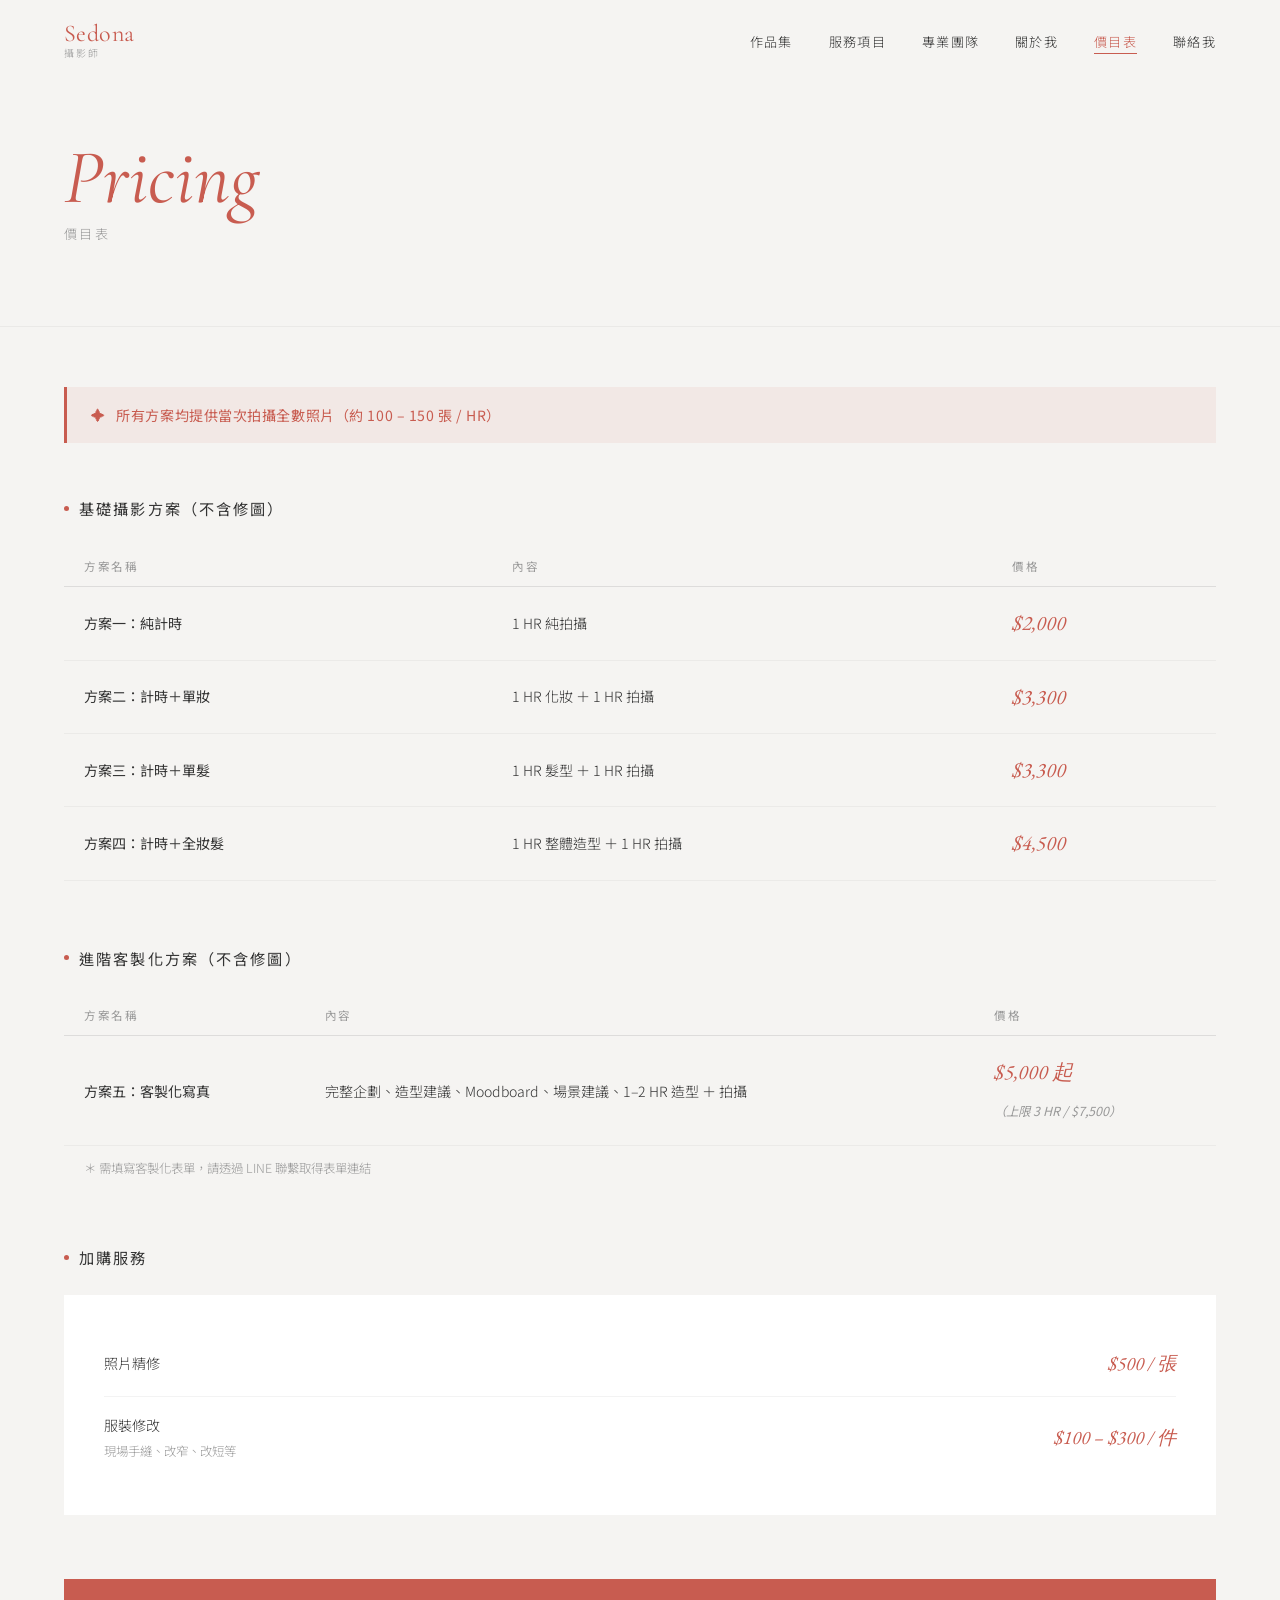
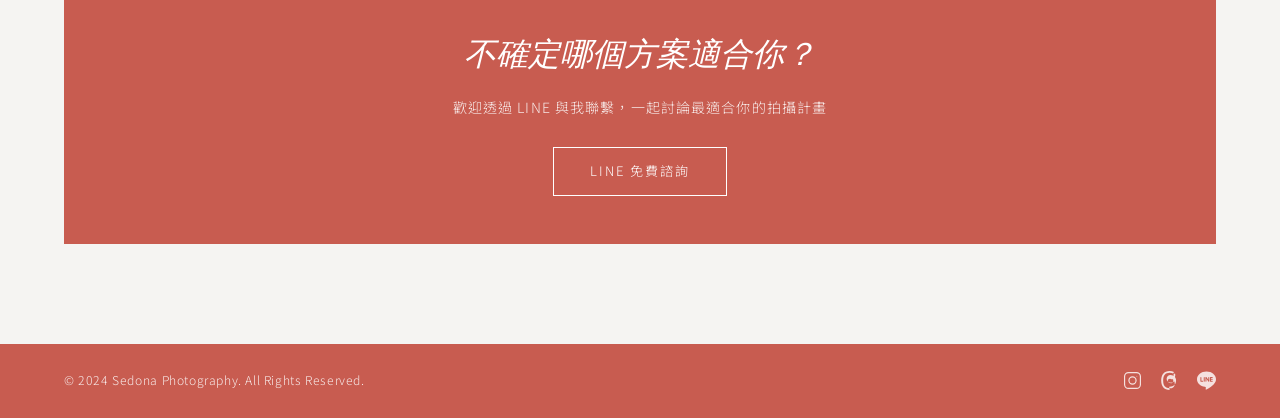
<file: pricing.html>
<!DOCTYPE html>
<html lang="zh-TW">
<head>
  <meta charset="UTF-8">
  <meta name="viewport" content="width=device-width, initial-scale=1.0">
  <title>價目表 | Sedona 攝影師</title>
  <meta name="description" content="Sedona 攝影師｜透明價目表，個人寫真、閨蜜寫真、生日寫真方案。">
  <link rel="preconnect" href="https://fonts.googleapis.com">
  <link rel="preconnect" href="https://fonts.gstatic.com" crossorigin>
  <link href="https://fonts.googleapis.com/css2?family=Cormorant+Garamond:ital,wght@0,300;0,400;0,500;1,300;1,400;1,500&family=Noto+Sans+TC:wght@300;400;500&display=swap" rel="stylesheet">
  <link rel="stylesheet" href="css/style.css">
</head>
<body>
  <nav class="nav" id="nav">
    <a href="index.html" class="nav-logo">
      <span class="nav-logo-en">Sedona</span>
      <span class="nav-logo-zh">攝影師</span>
    </a>
    <ul class="nav-menu">
      <li><a href="portfolio.html">作品集</a></li>
      <li><a href="services.html">服務項目</a></li>
      <li><a href="team.html">專業團隊</a></li>
      <li><a href="about.html">關於我</a></li>
      <li><a href="pricing.html" class="active">價目表</a></li>
      <li><a href="contact.html">聯絡我</a></li>
    </ul>
    <button class="nav-toggle" aria-label="選單"><span></span><span></span><span></span></button>
  </nav>
  <div class="nav-drawer">
    <a href="portfolio.html">作品集</a>
    <a href="services.html">服務項目</a>
    <a href="team.html">專業團隊</a>
    <a href="about.html">關於我</a>
    <a href="pricing.html">價目表</a>
    <a href="contact.html">聯絡我</a>
  </div>
  <main class="page">

    <!-- PAGE HERO -->
    <div class="page-hero" style="padding-bottom:40px;">
      <div style="max-width:var(--max-w); margin:0 auto;">
        <h1 class="page-hero-en">Pricing</h1>
        <p class="page-hero-zh">價目表</p>
      </div>
    </div>

    <section class="section" style="padding-top:60px;">
      <div class="section-inner">

        <!-- 全數照片說明 -->
        <div class="pricing-note fade-in">
          ✦ &nbsp; 所有方案均提供當次拍攝全數照片（約 100 – 150 張 / HR）
        </div>

        <!-- 1. 基礎攝影方案 -->
        <div class="pricing-block fade-in">
          <h2 class="pricing-block-title">基礎攝影方案（不含修圖）</h2>
          <table class="pricing-table">
            <thead>
              <tr>
                <th>方案名稱</th>
                <th>內容</th>
                <th>價格</th>
              </tr>
            </thead>
            <tbody>
              <tr>
                <td class="plan-name">方案一：純計時</td>
                <td>1 HR 純拍攝</td>
                <td class="price">$2,000</td>
              </tr>
              <tr>
                <td class="plan-name">方案二：計時＋單妝</td>
                <td>1 HR 化妝 ＋ 1 HR 拍攝</td>
                <td class="price">$3,300</td>
              </tr>
              <tr>
                <td class="plan-name">方案三：計時＋單髮</td>
                <td>1 HR 髮型 ＋ 1 HR 拍攝</td>
                <td class="price">$3,300</td>
              </tr>
              <tr>
                <td class="plan-name">方案四：計時＋全妝髮</td>
                <td>1 HR 整體造型 ＋ 1 HR 拍攝</td>
                <td class="price">$4,500</td>
              </tr>
            </tbody>
          </table>
        </div>

        <!-- 2. 進階客製化方案 -->
        <div class="pricing-block fade-in">
          <h2 class="pricing-block-title">進階客製化方案（不含修圖）</h2>
          <table class="pricing-table">
            <thead>
              <tr>
                <th>方案名稱</th>
                <th>內容</th>
                <th>價格</th>
              </tr>
            </thead>
            <tbody>
              <tr>
                <td class="plan-name">方案五：客製化寫真</td>
                <td>完整企劃、造型建議、Moodboard、場景建議、1–2 HR 造型 ＋ 拍攝</td>
                <td class="price">$5,000 起<br><span style="font-size:0.78rem; color:var(--text-light); font-family:var(--font-body);">（上限 3 HR / $7,500）</span></td>
              </tr>
            </tbody>
          </table>
          <p class="pricing-asterisk">＊ 需填寫客製化表單，請透過 LINE 聯繫取得表單連結</p>
        </div>

        <!-- 3. 加購服務 -->
        <div class="pricing-block fade-in">
          <h2 class="pricing-block-title">加購服務</h2>
          <div class="pricing-addons">
            <div class="pricing-addon-row">
              <div>
                <p class="pricing-addon-name">照片精修</p>
              </div>
              <p class="pricing-addon-price">$500 / 張</p>
            </div>
            <div class="pricing-addon-row">
              <div>
                <p class="pricing-addon-name">服裝修改</p>
                <p class="pricing-addon-detail">現場手縫、改窄、改短等</p>
              </div>
              <p class="pricing-addon-price">$100 – $300 / 件</p>
            </div>
          </div>
        </div>

        <!-- CTA -->
        <div class="pricing-cta-box fade-in">
          <h3>不確定哪個方案適合你？</h3>
          <p>歡迎透過 LINE 與我聯繫，一起討論最適合你的拍攝計畫</p>
          <a href="https://line.me/R/ti/p/@454gtomg" target="_blank" class="btn-white">LINE 免費諮詢</a>
        </div>

      </div>
    </section>
  </main>

  <footer class="footer">
    <p class="footer-copy">© 2024 Sedona Photography. All Rights Reserved.</p>
    <div class="footer-socials">
      <a href="https://www.instagram.com/sedona_photo?igsh=eWx5cHA5MnV4eTI3" target="_blank" rel="noopener" aria-label="Instagram">
        <svg viewBox="0 0 24 24" fill="none" stroke="currentColor" stroke-width="1.5" stroke-linecap="round" stroke-linejoin="round">
          <rect x="2" y="2" width="20" height="20" rx="5"/>
          <circle cx="12" cy="12" r="4.5"/>
          <circle cx="17.5" cy="6.5" r="0.6" fill="currentColor" stroke="none"/>
        </svg>
      </a>
      <a href="https://www.threads.com/@sedona_photo" target="_blank" rel="noopener" aria-label="Threads">
        <svg viewBox="0 0 24 24" fill="currentColor"><path d="M12.186 24h-.007c-3.581-.024-6.334-1.205-8.184-3.509C2.35 18.44 1.5 15.586 1.5 12.068V12c0-3.518.85-6.372 2.495-8.481C5.845 1.205 8.598.024 12.179 0h.014c2.048.015 3.898.487 5.496 1.404l-1.078 1.869c-1.272-.734-2.745-1.116-4.406-1.129C9.52 2.163 7.387 2.986 5.996 4.59 4.638 6.163 3.999 8.377 3.999 12c0 3.623.639 5.837 1.997 7.41 1.391 1.604 3.523 2.448 6.336 2.448 1.705-.012 3.105-.38 4.175-1.093.98-.653 1.63-1.597 1.93-2.807.255-1.017.285-2.136.085-3.307a5.47 5.47 0 0 0-.625-1.762c-.52.614-1.125 1.08-1.817 1.394-1.08.492-2.3.617-3.566.369-1.193-.233-2.228-.827-2.999-1.717-.792-.916-1.194-2.09-1.133-3.295.063-1.263.589-2.41 1.481-3.228.893-.818 2.106-1.28 3.413-1.3 1.002-.014 2.004.219 2.9.673.277.141.543.303.796.484.196-.426.308-.895.308-1.388 0-.414-.065-.818-.19-1.205l1.883-.628c.22.655.338 1.352.338 2.074 0 .838-.172 1.649-.507 2.388.3.412.565.857.79 1.336.5 1.068.745 2.273.707 3.49-.04 1.34-.352 2.6-.908 3.664l-.006.011c-.67 1.287-1.703 2.272-3.068 2.93-1.308.63-2.903.96-4.741.973zM14.5 10.5c-.52-.48-1.18-.74-1.9-.73-.76.014-1.44.3-1.913.742-.48.446-.747 1.05-.78 1.73-.04.73.22 1.43.71 1.98.485.554 1.18.903 1.966 1.056.897.177 1.79.09 2.565-.25.63-.288 1.14-.76 1.52-1.38a7.563 7.563 0 0 0-.168-3.148z"/></svg>
      </a>
      <a href="https://line.me/R/ti/p/@454gtomg" target="_blank" rel="noopener" aria-label="LINE">
        <svg viewBox="0 0 24 24" fill="currentColor"><path d="M19.365 9.863c.349 0 .63.285.63.631 0 .345-.281.63-.63.63H17.61v1.125h1.755c.349 0 .63.283.63.63 0 .344-.281.629-.63.629h-2.386c-.345 0-.627-.285-.627-.629V8.108c0-.345.282-.63.63-.63h2.386c.346 0 .627.285.627.63 0 .349-.281.63-.63.63H17.61v1.125h1.755zm-3.855 3.016c0 .27-.174.51-.432.596-.064.021-.133.031-.199.031-.211 0-.391-.09-.51-.25l-2.443-3.317v2.94c0 .344-.279.629-.631.629-.346 0-.626-.285-.626-.629V8.108c0-.27.173-.51.43-.595.06-.023.136-.033.194-.033.195 0 .375.104.495.254l2.462 3.33V8.108c0-.345.282-.63.63-.63.345 0 .63.285.63.63v4.771zm-5.741 0c0 .344-.282.629-.631.629-.345 0-.627-.285-.627-.629V8.108c0-.345.282-.63.63-.63.346 0 .628.285.628.63v4.771zm-2.466.629H4.917c-.345 0-.63-.285-.63-.629V8.108c0-.345.285-.63.63-.63.348 0 .63.285.63.63v4.141h1.756c.348 0 .629.283.629.63 0 .344-.281.629-.629.629M24 10.314C24 4.943 18.615.572 12 .572S0 4.943 0 10.314c0 4.811 4.27 8.842 10.035 9.608.391.082.923.258 1.058.59.12.301.079.766.038 1.08l-.164 1.02c-.045.301-.24 1.186 1.049.645 1.291-.539 6.916-4.078 9.436-6.975C23.176 14.393 24 12.458 24 10.314"/></svg>
      </a>
    </div>
  </footer>
  <script src="js/main.js"></script>
</body>
</html>
</file>
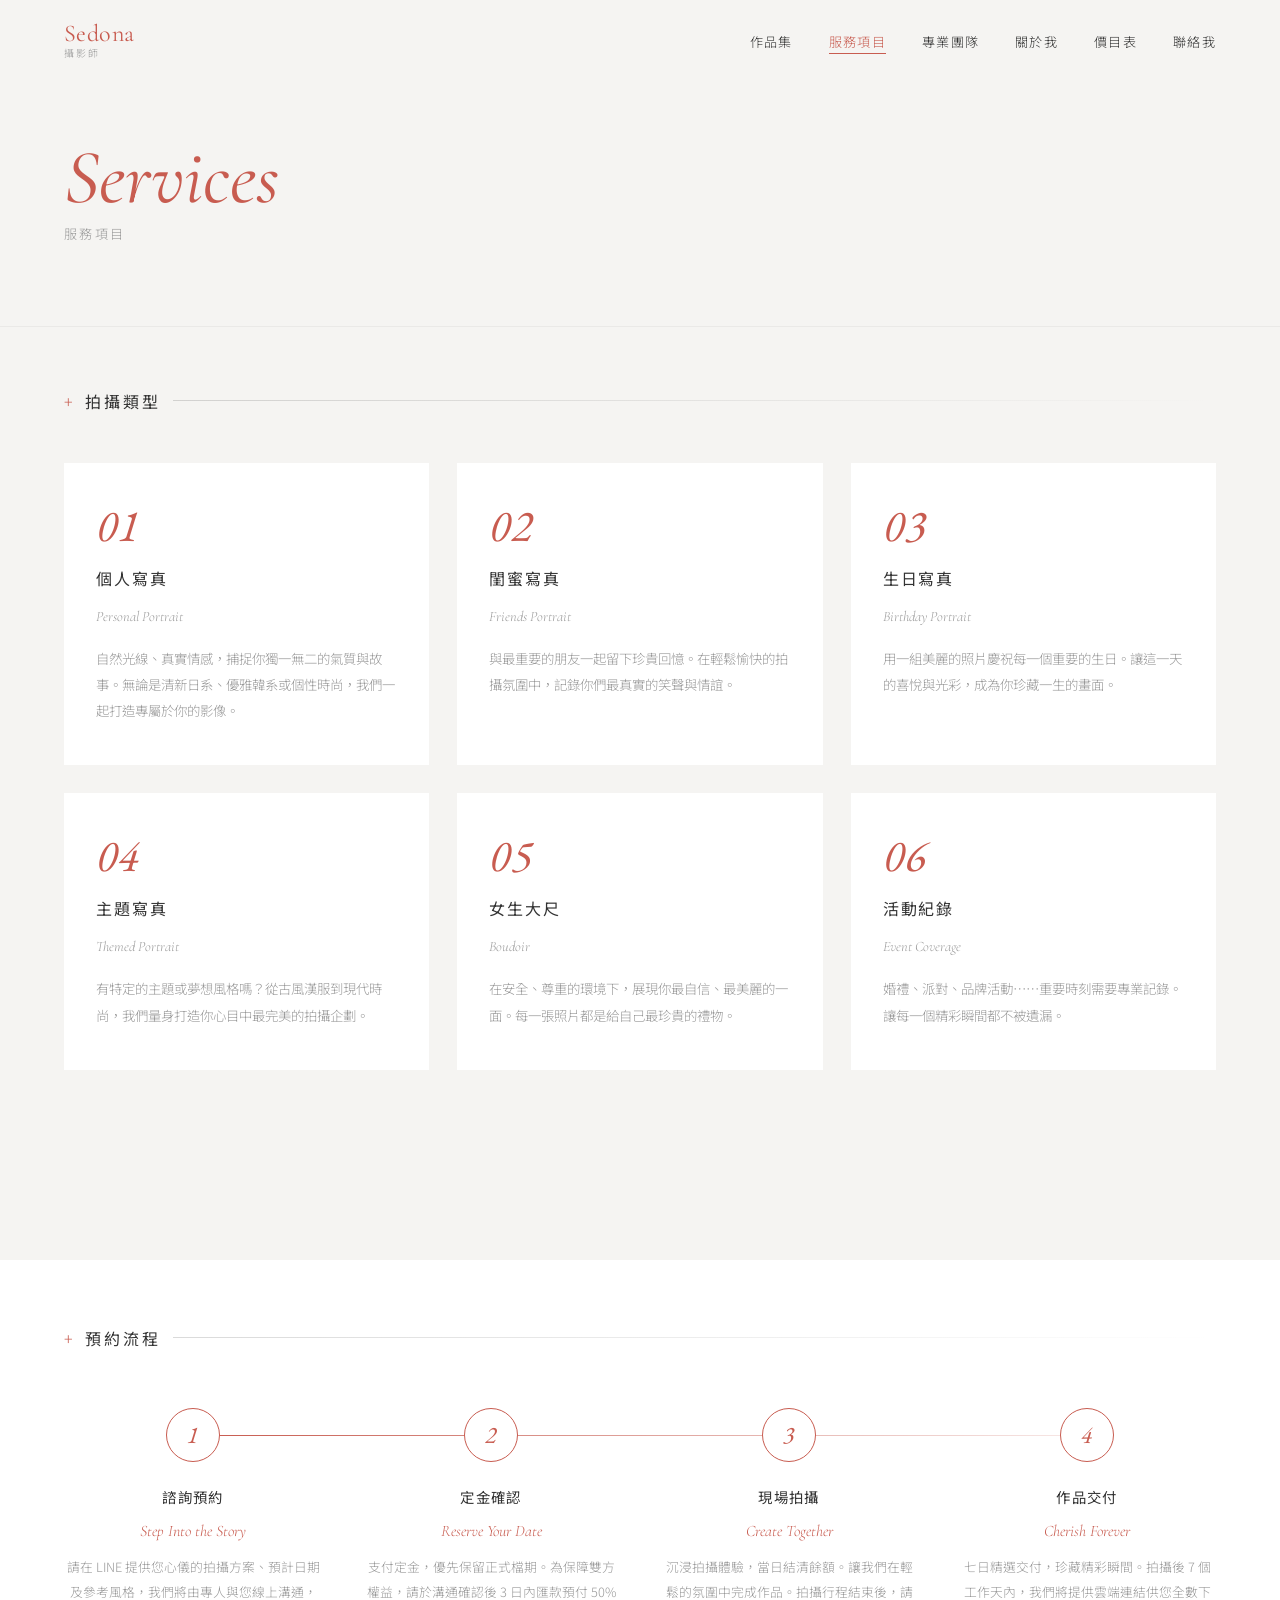
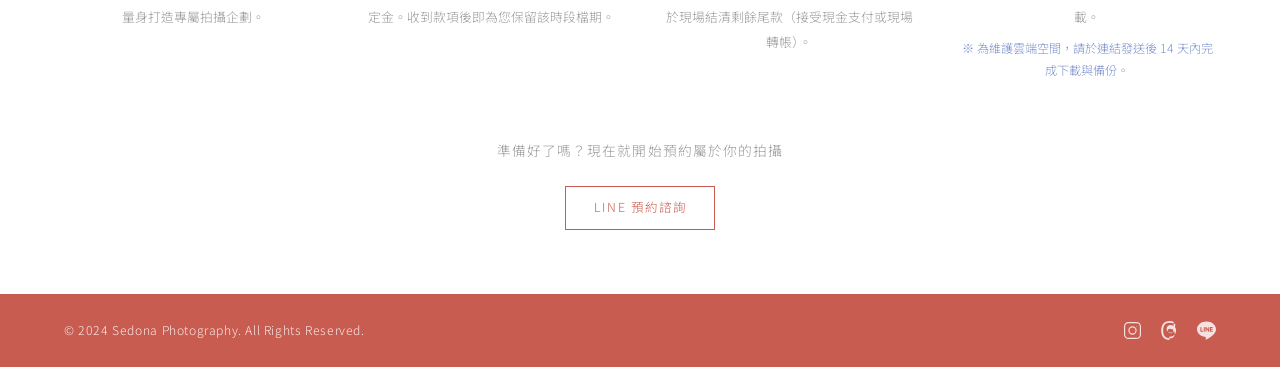
<file: services.html>
<!DOCTYPE html>
<html lang="zh-TW">
<head>
  <meta charset="UTF-8">
  <meta name="viewport" content="width=device-width, initial-scale=1.0">
  <title>服務項目 | Sedona 攝影師</title>
  <meta name="description" content="Sedona 攝影師｜個人寫真、閨蜜寫真、生日寫真、主題寫真。捕捉真實・留住永恆。">
  <link rel="preconnect" href="https://fonts.googleapis.com">
  <link rel="preconnect" href="https://fonts.gstatic.com" crossorigin>
  <link href="https://fonts.googleapis.com/css2?family=Cormorant+Garamond:ital,wght@0,300;0,400;0,500;1,300;1,400;1,500&family=Noto+Sans+TC:wght@300;400;500&display=swap" rel="stylesheet">
  <link rel="stylesheet" href="css/style.css">
</head>
<body>
  <nav class="nav" id="nav">
    <a href="index.html" class="nav-logo">
      <span class="nav-logo-en">Sedona</span>
      <span class="nav-logo-zh">攝影師</span>
    </a>
    <ul class="nav-menu">
      <li><a href="portfolio.html">作品集</a></li>
      <li><a href="services.html" class="active">服務項目</a></li>
      <li><a href="team.html">專業團隊</a></li>
      <li><a href="about.html">關於我</a></li>
      <li><a href="pricing.html">價目表</a></li>
      <li><a href="contact.html">聯絡我</a></li>
    </ul>
    <button class="nav-toggle" aria-label="選單"><span></span><span></span><span></span></button>
  </nav>
  <div class="nav-drawer">
    <a href="portfolio.html">作品集</a>
    <a href="services.html">服務項目</a>
    <a href="team.html">專業團隊</a>
    <a href="about.html">關於我</a>
    <a href="pricing.html">價目表</a>
    <a href="contact.html">聯絡我</a>
  </div>
  <main class="page">

    <!-- PAGE HERO -->
    <div class="page-hero" style="padding-bottom:40px;">
      <div style="max-width:var(--max-w); margin:0 auto;">
        <h1 class="page-hero-en">Services</h1>
        <p class="page-hero-zh">服務項目</p>
      </div>
    </div>

    <!-- SERVICE CARDS -->
    <section class="section" style="padding-top:60px;">
      <div class="section-inner">
        <div class="section-header">
          <span class="sh-plus">+</span>
          <span class="sh-title">拍攝類型</span>
          <div class="sh-line"></div>
        </div>
        <div class="services-grid">
          
          <div class="service-card fade-in">
            <div class="service-card-num">01</div>
            <h3 class="service-card-title">個人寫真</h3>
            <p class="service-card-en">Personal Portrait</p>
            <p class="service-card-desc">自然光線、真實情感，捕捉你獨一無二的氣質與故事。無論是清新日系、優雅韓系或個性時尚，我們一起打造專屬於你的影像。</p>
          </div>
          <div class="service-card fade-in">
            <div class="service-card-num">02</div>
            <h3 class="service-card-title">閨蜜寫真</h3>
            <p class="service-card-en">Friends Portrait</p>
            <p class="service-card-desc">與最重要的朋友一起留下珍貴回憶。在輕鬆愉快的拍攝氛圍中，記錄你們最真實的笑聲與情誼。</p>
          </div>
          <div class="service-card fade-in">
            <div class="service-card-num">03</div>
            <h3 class="service-card-title">生日寫真</h3>
            <p class="service-card-en">Birthday Portrait</p>
            <p class="service-card-desc">用一組美麗的照片慶祝每一個重要的生日。讓這一天的喜悅與光彩，成為你珍藏一生的畫面。</p>
          </div>
          <div class="service-card fade-in">
            <div class="service-card-num">04</div>
            <h3 class="service-card-title">主題寫真</h3>
            <p class="service-card-en">Themed Portrait</p>
            <p class="service-card-desc">有特定的主題或夢想風格嗎？從古風漢服到現代時尚，我們量身打造你心目中最完美的拍攝企劃。</p>
          </div>
          <div class="service-card fade-in">
            <div class="service-card-num">05</div>
            <h3 class="service-card-title">女生大尺</h3>
            <p class="service-card-en">Boudoir</p>
            <p class="service-card-desc">在安全、尊重的環境下，展現你最自信、最美麗的一面。每一張照片都是給自己最珍貴的禮物。</p>
          </div>
          <div class="service-card fade-in">
            <div class="service-card-num">06</div>
            <h3 class="service-card-title">活動紀錄</h3>
            <p class="service-card-en">Event Coverage</p>
            <p class="service-card-desc">婚禮、派對、品牌活動⋯⋯重要時刻需要專業記錄。讓每一個精彩瞬間都不被遺漏。</p>
          </div>
        </div>
      </div>
    </section>

    <!-- BOOKING STEPS -->
    <div class="booking-bg">
      <div style="max-width:var(--max-w); margin:0 auto;">
        <div class="section-header" style="margin-bottom:56px;">
          <span class="sh-plus">+</span>
          <span class="sh-title">預約流程</span>
          <div class="sh-line"></div>
        </div>
        <div class="booking-steps">
          
          <div class="booking-step fade-in delay-1">
            <div class="booking-step-num">1</div>
            <div class="booking-step-body">
              <h4 class="booking-step-title">諮詢預約</h4>
              <p class="booking-step-quote">Step Into the Story</p>
              <p class="booking-step-desc">請在 LINE 提供您心儀的拍攝方案、預計日期及參考風格，我們將由專人與您線上溝通，量身打造專屬拍攝企劃。</p>
              
            </div>
          </div>
          <div class="booking-step fade-in delay-2">
            <div class="booking-step-num">2</div>
            <div class="booking-step-body">
              <h4 class="booking-step-title">定金確認</h4>
              <p class="booking-step-quote">Reserve Your Date</p>
              <p class="booking-step-desc">支付定金，優先保留正式檔期。為保障雙方權益，請於溝通確認後 3 日內匯款預付 50% 定金。收到款項後即為您保留該時段檔期。</p>
              
            </div>
          </div>
          <div class="booking-step fade-in delay-3">
            <div class="booking-step-num">3</div>
            <div class="booking-step-body">
              <h4 class="booking-step-title">現場拍攝</h4>
              <p class="booking-step-quote">Create Together</p>
              <p class="booking-step-desc">沉浸拍攝體驗，當日結清餘額。讓我們在輕鬆的氛圍中完成作品。拍攝行程結束後，請於現場結清剩餘尾款（接受現金支付或現場轉帳）。</p>
              
            </div>
          </div>
          <div class="booking-step fade-in delay-4">
            <div class="booking-step-num">4</div>
            <div class="booking-step-body">
              <h4 class="booking-step-title">作品交付</h4>
              <p class="booking-step-quote">Cherish Forever</p>
              <p class="booking-step-desc">七日精選交付，珍藏精彩瞬間。拍攝後 7 個工作天內，我們將提供雲端連結供您全數下載。</p>
              <p class="booking-step-note">※ 為維護雲端空間，請於連結發送後 14 天內完成下載與備份。</p>
            </div>
          </div>
        </div>
        <div style="text-align:center; margin-top:56px;" class="fade-in">
          <p style="font-size:0.86rem; color:var(--text-light); letter-spacing:0.08em; margin-bottom:24px;">
            準備好了嗎？現在就開始預約屬於你的拍攝
          </p>
          <a href="https://line.me/R/ti/p/@454gtomg" target="_blank" class="btn-outline">LINE 預約諮詢</a>
        </div>
      </div>
    </div>

  </main>

  <footer class="footer">
    <p class="footer-copy">© 2024 Sedona Photography. All Rights Reserved.</p>
    <div class="footer-socials">
      <a href="https://www.instagram.com/sedona_photo?igsh=eWx5cHA5MnV4eTI3" target="_blank" rel="noopener" aria-label="Instagram">
        <svg viewBox="0 0 24 24" fill="none" stroke="currentColor" stroke-width="1.5" stroke-linecap="round" stroke-linejoin="round">
          <rect x="2" y="2" width="20" height="20" rx="5"/>
          <circle cx="12" cy="12" r="4.5"/>
          <circle cx="17.5" cy="6.5" r="0.6" fill="currentColor" stroke="none"/>
        </svg>
      </a>
      <a href="https://www.threads.com/@sedona_photo" target="_blank" rel="noopener" aria-label="Threads">
        <svg viewBox="0 0 24 24" fill="currentColor"><path d="M12.186 24h-.007c-3.581-.024-6.334-1.205-8.184-3.509C2.35 18.44 1.5 15.586 1.5 12.068V12c0-3.518.85-6.372 2.495-8.481C5.845 1.205 8.598.024 12.179 0h.014c2.048.015 3.898.487 5.496 1.404l-1.078 1.869c-1.272-.734-2.745-1.116-4.406-1.129C9.52 2.163 7.387 2.986 5.996 4.59 4.638 6.163 3.999 8.377 3.999 12c0 3.623.639 5.837 1.997 7.41 1.391 1.604 3.523 2.448 6.336 2.448 1.705-.012 3.105-.38 4.175-1.093.98-.653 1.63-1.597 1.93-2.807.255-1.017.285-2.136.085-3.307a5.47 5.47 0 0 0-.625-1.762c-.52.614-1.125 1.08-1.817 1.394-1.08.492-2.3.617-3.566.369-1.193-.233-2.228-.827-2.999-1.717-.792-.916-1.194-2.09-1.133-3.295.063-1.263.589-2.41 1.481-3.228.893-.818 2.106-1.28 3.413-1.3 1.002-.014 2.004.219 2.9.673.277.141.543.303.796.484.196-.426.308-.895.308-1.388 0-.414-.065-.818-.19-1.205l1.883-.628c.22.655.338 1.352.338 2.074 0 .838-.172 1.649-.507 2.388.3.412.565.857.79 1.336.5 1.068.745 2.273.707 3.49-.04 1.34-.352 2.6-.908 3.664l-.006.011c-.67 1.287-1.703 2.272-3.068 2.93-1.308.63-2.903.96-4.741.973zM14.5 10.5c-.52-.48-1.18-.74-1.9-.73-.76.014-1.44.3-1.913.742-.48.446-.747 1.05-.78 1.73-.04.73.22 1.43.71 1.98.485.554 1.18.903 1.966 1.056.897.177 1.79.09 2.565-.25.63-.288 1.14-.76 1.52-1.38a7.563 7.563 0 0 0-.168-3.148z"/></svg>
      </a>
      <a href="https://line.me/R/ti/p/@454gtomg" target="_blank" rel="noopener" aria-label="LINE">
        <svg viewBox="0 0 24 24" fill="currentColor"><path d="M19.365 9.863c.349 0 .63.285.63.631 0 .345-.281.63-.63.63H17.61v1.125h1.755c.349 0 .63.283.63.63 0 .344-.281.629-.63.629h-2.386c-.345 0-.627-.285-.627-.629V8.108c0-.345.282-.63.63-.63h2.386c.346 0 .627.285.627.63 0 .349-.281.63-.63.63H17.61v1.125h1.755zm-3.855 3.016c0 .27-.174.51-.432.596-.064.021-.133.031-.199.031-.211 0-.391-.09-.51-.25l-2.443-3.317v2.94c0 .344-.279.629-.631.629-.346 0-.626-.285-.626-.629V8.108c0-.27.173-.51.43-.595.06-.023.136-.033.194-.033.195 0 .375.104.495.254l2.462 3.33V8.108c0-.345.282-.63.63-.63.345 0 .63.285.63.63v4.771zm-5.741 0c0 .344-.282.629-.631.629-.345 0-.627-.285-.627-.629V8.108c0-.345.282-.63.63-.63.346 0 .628.285.628.63v4.771zm-2.466.629H4.917c-.345 0-.63-.285-.63-.629V8.108c0-.345.285-.63.63-.63.348 0 .63.285.63.63v4.141h1.756c.348 0 .629.283.629.63 0 .344-.281.629-.629.629M24 10.314C24 4.943 18.615.572 12 .572S0 4.943 0 10.314c0 4.811 4.27 8.842 10.035 9.608.391.082.923.258 1.058.59.12.301.079.766.038 1.08l-.164 1.02c-.045.301-.24 1.186 1.049.645 1.291-.539 6.916-4.078 9.436-6.975C23.176 14.393 24 12.458 24 10.314"/></svg>
      </a>
    </div>
  </footer>
  <script src="js/main.js"></script>
</body>
</html>
</file>
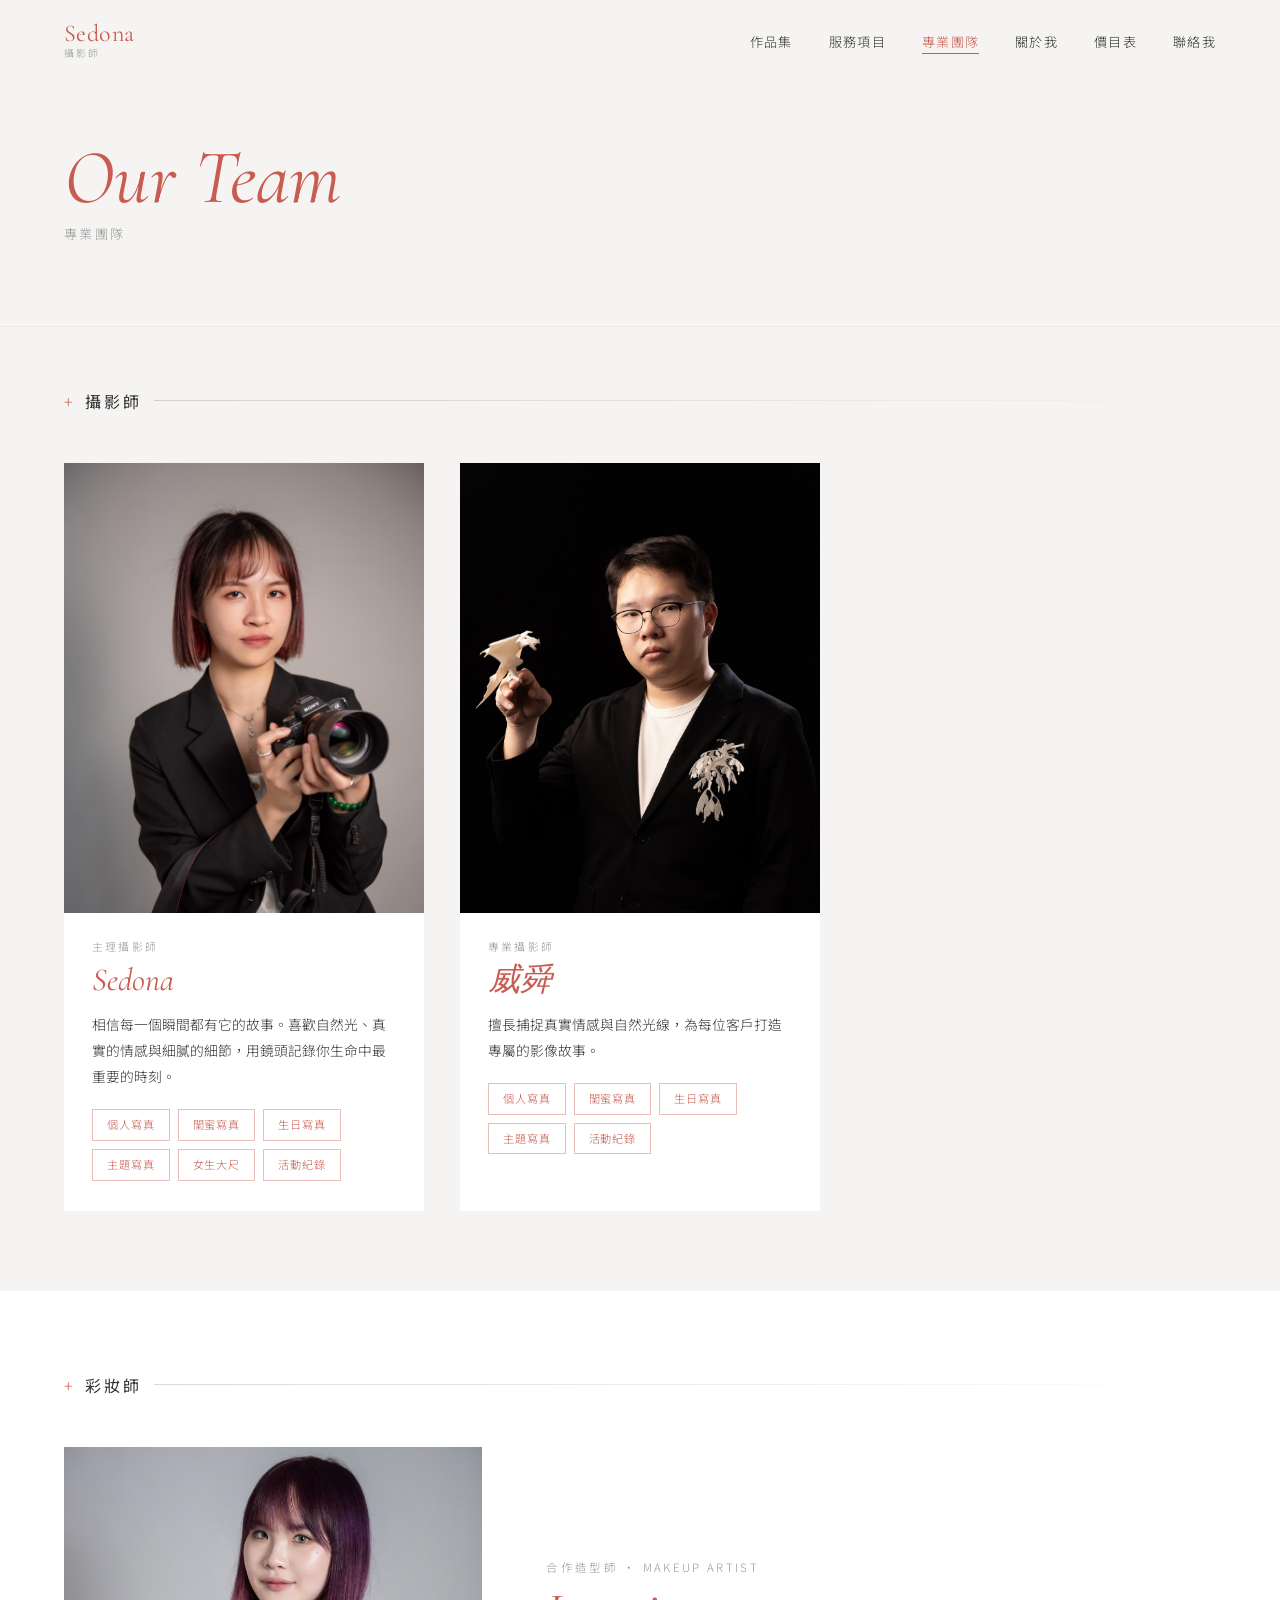
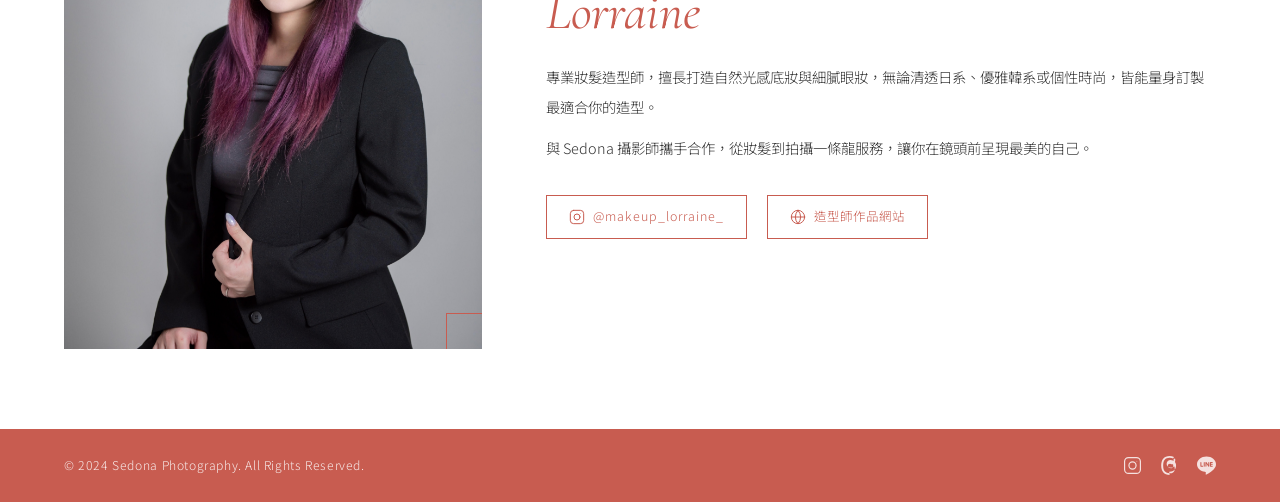
<file: team.html>
<!DOCTYPE html>
<html lang="zh-TW">
<head>
  <meta charset="UTF-8">
  <meta name="viewport" content="width=device-width, initial-scale=1.0">
  <title>專業團隊 | Sedona 攝影師</title>
  <meta name="description" content="Sedona 攝影師團隊｜攝影師與彩妝師，為你打造最完美的拍攝體驗。">
  <link rel="preconnect" href="https://fonts.googleapis.com">
  <link rel="preconnect" href="https://fonts.gstatic.com" crossorigin>
  <link href="https://fonts.googleapis.com/css2?family=Cormorant+Garamond:ital,wght@0,300;0,400;0,500;1,300;1,400;1,500&family=Noto+Sans+TC:wght@300;400;500&display=swap" rel="stylesheet">
  <link rel="stylesheet" href="css/style.css">
</head>
<body>
  <nav class="nav" id="nav">
    <a href="index.html" class="nav-logo">
      <span class="nav-logo-en">Sedona</span>
      <span class="nav-logo-zh">攝影師</span>
    </a>
    <ul class="nav-menu">
      <li><a href="portfolio.html">作品集</a></li>
      <li><a href="services.html">服務項目</a></li>
      <li><a href="team.html" class="active">專業團隊</a></li>
      <li><a href="about.html">關於我</a></li>
      <li><a href="pricing.html">價目表</a></li>
      <li><a href="contact.html">聯絡我</a></li>
    </ul>
    <button class="nav-toggle" aria-label="選單"><span></span><span></span><span></span></button>
  </nav>
  <div class="nav-drawer">
    <a href="portfolio.html">作品集</a>
    <a href="services.html">服務項目</a>
    <a href="team.html" class="active">專業團隊</a>
    <a href="about.html">關於我</a>
    <a href="pricing.html">價目表</a>
    <a href="contact.html">聯絡我</a>
  </div>

  <main class="page">

    <!-- PAGE HERO -->
    <div class="page-hero" style="padding-bottom:40px;">
      <div style="max-width:var(--max-w); margin:0 auto;">
        <h1 class="page-hero-en">Our Team</h1>
        <p class="page-hero-zh">專業團隊</p>
      </div>
    </div>

    <!-- 攝影師 -->
    <section class="section" style="padding-top:60px; padding-bottom:80px;">
      <div class="section-inner">
        <div class="section-header">
          <span class="sh-plus">+</span>
          <span class="sh-title">攝影師</span>
          <div class="sh-line"></div>
        </div>

        <div class="team-grid">

          <!-- Sedona -->
          <div class="team-card fade-in">
            <div class="team-card-photo">
              <img src="photographer.jpg" alt="Sedona 攝影師" loading="lazy">
            </div>
            <div class="team-card-body">
              <p class="team-card-role">主理攝影師</p>
              <h3 class="team-card-name">Sedona</h3>
              <p class="team-card-desc">
                相信每一個瞬間都有它的故事。喜歡自然光、真實的情感與細膩的細節，用鏡頭記錄你生命中最重要的時刻。
              </p>
              <div class="team-card-services">
                <span class="team-service-tag">個人寫真</span>
                <span class="team-service-tag">閨蜜寫真</span>
                <span class="team-service-tag">生日寫真</span>
                <span class="team-service-tag">主題寫真</span>
                <span class="team-service-tag">女生大尺</span>
                <span class="team-service-tag">活動紀錄</span>
              </div>
            </div>
          </div>

          <!-- 威舜 -->
          <div class="team-card fade-in delay-2">
            <div class="team-card-photo">
              <img src="1777946778557.jpg" alt="威舜 攝影師" loading="lazy">
            </div>
            <div class="team-card-body">
              <p class="team-card-role">專業攝影師</p>
              <h3 class="team-card-name">威舜</h3>
              <p class="team-card-desc">
                擅長捕捉真實情感與自然光線，為每位客戶打造專屬的影像故事。
              </p>
              <div class="team-card-services">
                <span class="team-service-tag">個人寫真</span>
                <span class="team-service-tag">閨蜜寫真</span>
                <span class="team-service-tag">生日寫真</span>
                <span class="team-service-tag">主題寫真</span>
                <span class="team-service-tag">活動紀錄</span>
              </div>
            </div>
          </div>

        </div>
      </div>
    </section>

    <!-- 彩妝師 -->
    <section class="section" style="background:var(--white); padding-top:80px; padding-bottom:80px;">
      <div class="section-inner">
        <div class="section-header">
          <span class="sh-plus">+</span>
          <span class="sh-title">彩妝師</span>
          <div class="sh-line"></div>
        </div>

        <div class="stylist-card fade-in">
          <!-- 左：照片 -->
          <div class="stylist-photo">
            <img src="lorraine.jpg" alt="Lorraine 造型師" loading="lazy">
          </div>

          <!-- 右：介紹 -->
          <div class="stylist-info">
            <p class="stylist-role">合作造型師 · Makeup Artist</p>
            <h3 class="stylist-name">Lorraine</h3>
            <p class="stylist-desc">
              專業妝髮造型師，擅長打造自然光感底妝與細膩眼妝，無論清透日系、優雅韓系或個性時尚，皆能量身訂製最適合你的造型。
            </p>
            <p class="stylist-desc" style="margin-top:10px;">
              與 Sedona 攝影師攜手合作，從妝髮到拍攝一條龍服務，讓你在鏡頭前呈現最美的自己。
            </p>

            <!-- 連結 -->
            <div class="stylist-links">
              <a href="https://www.instagram.com/makeup_lorraine_?igsh=cmRxdnJmdTl5bXl6"
                 target="_blank" rel="noopener" class="stylist-link">
                <svg viewBox="0 0 24 24" fill="none" stroke="currentColor" stroke-width="1.5" stroke-linecap="round" stroke-linejoin="round" width="16" height="16">
                  <rect x="2" y="2" width="20" height="20" rx="5"/>
                  <circle cx="12" cy="12" r="4.5"/>
                  <circle cx="17.5" cy="6.5" r="0.6" fill="currentColor" stroke="none"/>
                </svg>
                @makeup_lorraine_
              </a>
              <a href="https://lorrainemakeup.github.io/L.html"
                 target="_blank" rel="noopener" class="stylist-link">
                <svg viewBox="0 0 24 24" fill="none" stroke="currentColor" stroke-width="1.5" stroke-linecap="round" stroke-linejoin="round" width="16" height="16">
                  <circle cx="12" cy="12" r="10"/>
                  <line x1="2" y1="12" x2="22" y2="12"/>
                  <path d="M12 2a15.3 15.3 0 0 1 4 10 15.3 15.3 0 0 1-4 10 15.3 15.3 0 0 1-4-10 15.3 15.3 0 0 1 4-10z"/>
                </svg>
                造型師作品網站
              </a>
            </div>
          </div>
        </div>

      </div>
    </section>

  </main>

  <footer class="footer">
    <p class="footer-copy">© 2024 Sedona Photography. All Rights Reserved.</p>
    <div class="footer-socials">
      <a href="https://www.instagram.com/sedona_photo?igsh=eWx5cHA5MnV4eTI3" target="_blank" rel="noopener" aria-label="Instagram">
        <svg viewBox="0 0 24 24" fill="none" stroke="currentColor" stroke-width="1.5" stroke-linecap="round" stroke-linejoin="round">
          <rect x="2" y="2" width="20" height="20" rx="5"/>
          <circle cx="12" cy="12" r="4.5"/>
          <circle cx="17.5" cy="6.5" r="0.6" fill="currentColor" stroke="none"/>
        </svg>
      </a>
      <a href="https://www.threads.com/@sedona_photo" target="_blank" rel="noopener" aria-label="Threads">
        <svg viewBox="0 0 24 24" fill="currentColor"><path d="M12.186 24h-.007c-3.581-.024-6.334-1.205-8.184-3.509C2.35 18.44 1.5 15.586 1.5 12.068V12c0-3.518.85-6.372 2.495-8.481C5.845 1.205 8.598.024 12.179 0h.014c2.048.015 3.898.487 5.496 1.404l-1.078 1.869c-1.272-.734-2.745-1.116-4.406-1.129C9.52 2.163 7.387 2.986 5.996 4.59 4.638 6.163 3.999 8.377 3.999 12c0 3.623.639 5.837 1.997 7.41 1.391 1.604 3.523 2.448 6.336 2.448 1.705-.012 3.105-.38 4.175-1.093.98-.653 1.63-1.597 1.93-2.807.255-1.017.285-2.136.085-3.307a5.47 5.47 0 0 0-.625-1.762c-.52.614-1.125 1.08-1.817 1.394-1.08.492-2.3.617-3.566.369-1.193-.233-2.228-.827-2.999-1.717-.792-.916-1.194-2.09-1.133-3.295.063-1.263.589-2.41 1.481-3.228.893-.818 2.106-1.28 3.413-1.3 1.002-.014 2.004.219 2.9.673.277.141.543.303.796.484.196-.426.308-.895.308-1.388 0-.414-.065-.818-.19-1.205l1.883-.628c.22.655.338 1.352.338 2.074 0 .838-.172 1.649-.507 2.388.3.412.565.857.79 1.336.5 1.068.745 2.273.707 3.49-.04 1.34-.352 2.6-.908 3.664l-.006.011c-.67 1.287-1.703 2.272-3.068 2.93-1.308.63-2.903.96-4.741.973zM14.5 10.5c-.52-.48-1.18-.74-1.9-.73-.76.014-1.44.3-1.913.742-.48.446-.747 1.05-.78 1.73-.04.73.22 1.43.71 1.98.485.554 1.18.903 1.966 1.056.897.177 1.79.09 2.565-.25.63-.288 1.14-.76 1.52-1.38a7.563 7.563 0 0 0-.168-3.148z"/></svg>
      </a>
      <a href="https://line.me/R/ti/p/@454gtomg" target="_blank" rel="noopener" aria-label="LINE">
        <svg viewBox="0 0 24 24" fill="currentColor"><path d="M19.365 9.863c.349 0 .63.285.63.631 0 .345-.281.63-.63.63H17.61v1.125h1.755c.349 0 .63.283.63.63 0 .344-.281.629-.63.629h-2.386c-.345 0-.627-.285-.627-.629V8.108c0-.345.282-.63.63-.63h2.386c.346 0 .627.285.627.63 0 .349-.281.63-.63.63H17.61v1.125h1.755zm-3.855 3.016c0 .27-.174.51-.432.596-.064.021-.133.031-.199.031-.211 0-.391-.09-.51-.25l-2.443-3.317v2.94c0 .344-.279.629-.631.629-.346 0-.626-.285-.626-.629V8.108c0-.27.173-.51.43-.595.06-.023.136-.033.194-.033.195 0 .375.104.495.254l2.462 3.33V8.108c0-.345.282-.63.63-.63.345 0 .63.285.63.63v4.771zm-5.741 0c0 .344-.282.629-.631.629-.345 0-.627-.285-.627-.629V8.108c0-.345.282-.63.63-.63.346 0 .628.285.628.63v4.771zm-2.466.629H4.917c-.345 0-.63-.285-.63-.629V8.108c0-.345.285-.63.63-.63.348 0 .63.285.63.63v4.141h1.756c.348 0 .629.283.629.63 0 .344-.281.629-.629.629M24 10.314C24 4.943 18.615.572 12 .572S0 4.943 0 10.314c0 4.811 4.27 8.842 10.035 9.608.391.082.923.258 1.058.59.12.301.079.766.038 1.08l-.164 1.02c-.045.301-.24 1.186 1.049.645 1.291-.539 6.916-4.078 9.436-6.975C23.176 14.393 24 12.458 24 10.314"/></svg>
      </a>
    </div>
  </footer>
  <script src="js/main.js"></script>
</body>
</html>
</file>
<file: css/style.css>
/* =========================================
   SEDONA PHOTOGRAPHY — DESIGN SYSTEM
   ========================================= */

@import url('https://fonts.googleapis.com/css2?family=Cormorant+Garamond:ital,wght@0,300;0,400;0,500;1,300;1,400;1,500&family=EB+Garamond:ital,wght@1,400;1,500&family=Noto+Sans+TC:wght@300;400;500&display=swap');

/* ── Variables ── */
:root {
  --primary:       #C85C50;
  --primary-light: rgba(200,92,80,0.08);
  --bg:            #F5F4F2;
  --text:          #333333;
  --text-light:    #999999;
  --white:         #FFFFFF;

  --font-display: 'Cormorant Garamond', Georgia, serif;
  --font-number:  'EB Garamond', 'Cormorant Garamond', Georgia, serif;
  --font-body:    'Noto Sans TC', -apple-system, sans-serif;

  --max-w:      1200px;
  --nav-h:      80px;
  --px:         64px;
  --section-gap:100px;
  --ease:       0.3s ease;
}

/* ── Reset ── */
*, *::before, *::after { box-sizing: border-box; margin: 0; padding: 0; }
html  { scroll-behavior: smooth; }
body  { font-family: var(--font-body); background: var(--bg); color: var(--text);
        font-weight: 300; line-height: 1.75; -webkit-font-smoothing: antialiased; }
img   { display: block; max-width: 100%; height: auto; object-fit: cover; }
a     { color: inherit; text-decoration: none; }
ul    { list-style: none; }
button { cursor: pointer; font-family: var(--font-body); }

/* =========================================
   NAVIGATION
   ========================================= */
.nav {
  position: fixed; top: 0; left: 0; right: 0;
  height: var(--nav-h);
  display: flex; align-items: center; justify-content: space-between;
  padding: 0 var(--px);
  background: var(--bg);
  z-index: 200;
  transition: box-shadow var(--ease), background var(--ease);
}
.nav.scrolled {
  box-shadow: 0 1px 20px rgba(0,0,0,0.06);
  background: rgba(245,244,242,0.96);
  backdrop-filter: blur(10px);
}
.nav-logo { display: flex; flex-direction: column; line-height: 1; }
.nav-logo-en {
  font-family: var(--font-display); font-size: 1.5rem; font-weight: 400;
  color: var(--primary); letter-spacing: 0.02em;
}
.nav-logo-zh {
  font-size: 0.62rem; font-weight: 300; color: var(--text-light);
  letter-spacing: 0.18em; margin-top: 2px;
}
/* en placeholder for bilingual */
.nav-logo-en-sub { font-size: 0.6rem; color: var(--text-light); letter-spacing: 0.1em; font-family: var(--font-display); font-style: italic; }

.nav-menu { display: flex; align-items: center; gap: 36px; }
.nav-menu a {
  font-size: 0.82rem; font-weight: 300; letter-spacing: 0.1em;
  color: var(--text); position: relative; padding-bottom: 3px;
  transition: color var(--ease);
}
.nav-menu a::after {
  content: ''; position: absolute; bottom: 0; left: 0;
  width: 0; height: 1px; background: var(--primary);
  transition: width var(--ease);
}
.nav-menu a:hover, .nav-menu a.active { color: var(--primary); }
.nav-menu a:hover::after, .nav-menu a.active::after { width: 100%; }

/* Hamburger */
.nav-toggle {
  display: none; flex-direction: column; gap: 5px;
  background: none; border: none; padding: 4px;
}
.nav-toggle span {
  display: block; width: 24px; height: 1px;
  background: var(--text); transition: var(--ease);
}
.nav-toggle.open span:nth-child(1) { transform: translateY(6px) rotate(45deg); }
.nav-toggle.open span:nth-child(2) { opacity: 0; }
.nav-toggle.open span:nth-child(3) { transform: translateY(-6px) rotate(-45deg); }

/* Mobile drawer */
.nav-drawer {
  display: none; position: fixed;
  top: var(--nav-h); left: 0; right: 0; bottom: 0;
  background: var(--bg); z-index: 199;
  padding: 48px var(--px);
  flex-direction: column; gap: 36px;
  border-top: 1px solid rgba(0,0,0,0.06);
}
.nav-drawer.open { display: flex; }
.nav-drawer a {
  font-family: var(--font-display); font-size: 1.3rem; font-weight: 400;
  color: var(--text); letter-spacing: 0.06em; transition: color var(--ease);
}
.nav-drawer a:hover, .nav-drawer a.active { color: var(--primary); }

/* =========================================
   FOOTER
   ========================================= */
.footer {
  background: var(--primary); color: var(--white);
  padding: 26px var(--px);
  display: flex; align-items: center; justify-content: space-between;
}
.footer-copy { font-size: 0.76rem; font-weight: 300; letter-spacing: 0.05em; opacity: 0.88; }
.footer-socials { display: flex; align-items: center; gap: 18px; }
.footer-socials a {
  color: var(--white); opacity: 0.82;
  transition: opacity var(--ease), transform var(--ease);
  display: flex; align-items: center;
}
.footer-socials a:hover { opacity: 1; transform: translateY(-2px); }
.footer-socials svg { width: 19px; height: 19px; }

/* =========================================
   PAGE WRAPPER
   ========================================= */
.page { padding-top: var(--nav-h); min-height: 100vh; }

/* =========================================
   SECTION HEADER  (+  標題 ───────  VIEW ALL)
   ========================================= */
.section-header {
  display: flex; align-items: center; gap: 12px;
  margin-bottom: 48px;
}
.sh-plus  { color: var(--primary); font-size: 1rem; flex-shrink: 0; line-height: 1; }
.sh-title {
  font-size: 1rem; font-weight: 400; letter-spacing: 0.18em;
  color: var(--text); flex-shrink: 0; white-space: nowrap;
}
.sh-line  { flex: 1; height: 1px; background: linear-gradient(to right, rgba(51,51,51,0.18), transparent); }
.sh-cta   {
  font-size: 0.73rem; letter-spacing: 0.12em; color: var(--primary);
  flex-shrink: 0; display: flex; align-items: center; gap: 6px;
  transition: gap var(--ease);
}
.sh-cta:hover { gap: 10px; }

/* =========================================
   BUTTONS
   ========================================= */
.btn-outline {
  display: inline-block; padding: 10px 28px;
  border: 1px solid var(--primary); color: var(--primary);
  font-size: 0.78rem; font-weight: 300; letter-spacing: 0.14em;
  transition: background var(--ease), color var(--ease);
  background: transparent;
}
.btn-outline:hover { background: var(--primary); color: var(--white); }

.btn-solid {
  display: inline-block; padding: 12px 32px;
  background: var(--primary); color: var(--white);
  font-size: 0.82rem; font-weight: 300; letter-spacing: 0.14em;
  border: none; transition: opacity var(--ease);
}
.btn-solid:hover { opacity: 0.85; }

/* =========================================
   HOME — DARK HERO (studio style)
   ========================================= */
.hero-dark {
  position: relative;
  min-height: calc(100vh - var(--nav-h));
  display: flex; align-items: center;
  overflow: hidden;
  background: #1e1e1e;
}

/* Background layer: hidden — using solid dark background instead */
.hero-dark-bg { display: none; }
.hero-dark-bg-left  { display: none; }
.hero-dark-bg-right-bg { display: none; }
.hero-dark-overlay  { display: none; }

/* Inner layout: text left, portrait right */
.hero-dark-inner {
  position: relative; z-index: 1;
  width: 100%; max-width: var(--max-w);
  margin: 0 auto;
  padding: 80px var(--px);
  display: grid;
  grid-template-columns: 1fr 420px;
  align-items: flex-end;
  gap: 48px;
}

/* TEXT side */
.hero-dark-text {
  display: flex; flex-direction: column;
  justify-content: center;
  padding-bottom: 20px;
}
.hero-dark-welcome {
  display: block;
  font-family: var(--font-display);
  font-size: clamp(0.85rem, 1.5vw, 1.1rem);
  font-style: italic;
  font-weight: 300;
  color: rgba(255,255,255,0.70);
  letter-spacing: 0.22em;
  margin-bottom: 10px;
}
.hero-dark-title {
  font-family: var(--font-display);
  font-size: clamp(4rem, 8.5vw, 7.8rem);
  font-weight: 500;
  font-style: italic;
  color: #FFFFFF;
  line-height: 0.92;
  letter-spacing: -0.01em;
  margin-bottom: 28px;
}
.hero-dark-title-photo {
  color: var(--primary);
  display: block;
}
.hero-dark-tagline {
  font-size: 0.88rem; font-weight: 300;
  letter-spacing: 0.3em;
  color: rgba(255,255,255,0.65);
  margin-bottom: 44px;
}
.hero-dark-btns {
  display: flex; align-items: center; gap: 20px; flex-wrap: wrap;
}
.hero-btn-solid {
  display: inline-block;
  padding: 14px 38px;
  background: var(--primary); color: #fff;
  font-size: 0.82rem; font-weight: 300;
  letter-spacing: 0.16em;
  border: 1px solid var(--primary);
  transition: opacity 0.3s ease;
}
.hero-btn-solid:hover { opacity: 0.82; }
.hero-btn-ghost {
  display: inline-block;
  padding: 14px 38px;
  background: transparent; color: #fff;
  font-size: 0.82rem; font-weight: 300;
  letter-spacing: 0.16em;
  border: 1px solid rgba(255,255,255,0.55);
  transition: background 0.3s ease, border-color 0.3s ease;
}
.hero-btn-ghost:hover {
  background: rgba(255,255,255,0.10);
  border-color: rgba(255,255,255,0.9);
}

/* PORTRAIT side */
.hero-dark-portrait {
  align-self: flex-end;
  position: relative;
}
.hero-dark-portrait img {
  width: 100%;
  max-height: calc(100vh - var(--nav-h) - 40px);
  object-fit: cover;
  object-position: top center;
  display: block;
  /* subtle warm vignette at bottom to blend into page */
  mask-image: linear-gradient(to bottom, black 80%, transparent 100%);
  -webkit-mask-image: linear-gradient(to bottom, black 80%, transparent 100%);
}

/* Responsive */
@media (max-width: 1024px) {
  .hero-dark-inner {
    grid-template-columns: 1fr 320px;
    gap: 32px;
  }
}
@media (max-width: 768px) {
  .hero-dark {
    align-items: flex-start;
    min-height: 100vh;
  }
  .hero-dark-inner {
    grid-template-columns: 1fr;
    padding: 0;
    align-items: flex-start;
    gap: 0;
  }
  /* Portrait appears first on mobile — full image, gradient fade at bottom */
  .hero-dark-portrait {
    display: block;
    order: -1;
    width: 100%;
    position: relative;
    margin-bottom: -2px; /* eliminate gap between photo and text */
  }
  .hero-dark-portrait img {
    width: 100%;
    height: auto;
    max-height: none;
    object-fit: contain;
    object-position: top center;
    display: block;
    /* fade bottom of photo into the dark background */
    mask-image: linear-gradient(to bottom, black 55%, transparent 95%);
    -webkit-mask-image: linear-gradient(to bottom, black 55%, transparent 95%);
  }
  /* Text block below portrait */
  .hero-dark-text {
    padding: 0 28px 44px;
  }
}

/* =========================================
   HOME — PORTFOLIO PREVIEW
   ========================================= */
.section { padding: var(--section-gap) var(--px); }
.section-inner { max-width: var(--max-w); margin: 0 auto; }

.portfolio-grid {
  display: grid; grid-template-columns: repeat(3,1fr); gap: 20px;
}
.portfolio-item { cursor: pointer; }
.portfolio-item-thumb {
  width: 100%; aspect-ratio: 3/4; overflow: hidden;
}
.portfolio-item-thumb img {
  width: 100%; height: 100%; object-fit: cover;
  transition: transform 0.5s ease;
}
.portfolio-item:hover .portfolio-item-thumb img { transform: scale(1.06); }
.portfolio-item-label {
  text-align: center; font-size: 0.84rem; font-weight: 300;
  letter-spacing: 0.1em; color: var(--text); margin-top: 14px;
}

/* =========================================
   HOME — ABOUT PREVIEW
   ========================================= */
.about-preview {
  display: grid; grid-template-columns: 0.8fr 1.4fr;
  gap: 64px; align-items: center;
}
.about-preview-img { aspect-ratio: 3/4; overflow: hidden; }
.about-preview-img img { width: 100%; height: 100%; object-fit: cover; }
.about-preview-content { position: relative; }
.about-preview-name {
  font-family: var(--font-display);
  font-size: clamp(2.2rem, 4vw, 3.8rem);
  font-weight: 400; font-style: italic;
  color: var(--primary); margin-bottom: 20px;
}
.about-preview-text {
  font-size: 0.9rem; font-weight: 300;
  line-height: 2.1; color: var(--text); margin-bottom: 14px;
}
.about-deco-circle {
  position: absolute; right: -10px; bottom: -60px;
  width: 200px; height: 200px;
  border: 1px solid rgba(200,92,80,0.18); border-radius: 50%;
  pointer-events: none;
}

/* =========================================
   PAGE HERO (inner pages)
   ========================================= */
.page-hero {
  padding: 60px var(--px) 0;
  border-bottom: 1px solid rgba(51,51,51,0.06);
  margin-bottom: 0;
}
.page-hero-en {
  font-family: var(--font-display);
  font-size: clamp(3rem, 6vw, 5.5rem);
  font-weight: 400; font-style: italic;
  color: var(--primary); line-height: 1; margin-bottom: 6px;
}
.page-hero-zh {
  font-size: 0.82rem; letter-spacing: 0.18em;
  color: var(--text-light); font-weight: 300; margin-bottom: 40px;
}

/* =========================================
   PORTFOLIO PAGE
   ========================================= */
.portfolio-cats {
  display: flex; gap: 10px; flex-wrap: wrap; margin-bottom: 20px;
}
.subcat-row {
  display: flex; gap: 8px; flex-wrap: wrap;
  padding: 16px 20px;
  background: rgba(200,92,80,0.04);
  border-left: 2px solid var(--primary);
  margin-bottom: 32px;
}
.cat-btn, .subcat-btn {
  padding: 8px 20px;
  border: 1px solid rgba(51,51,51,0.2);
  font-size: 0.78rem; letter-spacing: 0.1em;
  font-family: var(--font-body); font-weight: 300;
  color: var(--text-light); background: transparent;
  transition: all var(--ease);
  cursor: pointer;
}
.cat-btn:hover, .cat-btn.active,
.subcat-btn:hover, .subcat-btn.active {
  border-color: var(--primary); color: var(--primary);
  background: var(--primary-light);
}
/* 作品集主格（分類篩選後） */
.pf-grid {
  display: grid;
  grid-template-columns: repeat(3, 1fr);
  gap: 14px;
  transition: gap 0.3s ease;
}

/* IG 小方格模式（全部檢視） */
.pf-grid--dense {
  grid-template-columns: repeat(3, 1fr);
  gap: 4px;
}

.pf-item { position: relative; overflow: hidden; cursor: pointer; }

/* 一般模式：3/4 直式 */
.pf-thumb {
  width: 100%; aspect-ratio: 3/4; overflow: hidden;
}
/* IG 小方格模式：1:1 正方形 */
.pf-grid--dense .pf-thumb {
  aspect-ratio: 1 / 1;
}

.pf-thumb img {
  width: 100%; height: 100%; object-fit: cover;
  transition: transform 0.45s ease;
  display: block;
}
.pf-item:hover .pf-thumb img { transform: scale(1.06); }

/* 舊用法相容 */
.portfolio-full-grid {
  display: grid; grid-template-columns: repeat(3,1fr); gap: 14px;
}
.pf-item img {
  width: 100%; aspect-ratio: 3/4; object-fit: cover;
  transition: transform 0.5s ease;
}
.pf-item:hover img { transform: scale(1.05); }
.pf-overlay {
  position: absolute; inset: 0;
  background: linear-gradient(to top, rgba(200,92,80,0.15), transparent);
  opacity: 0; transition: opacity 0.4s ease;
  display: flex; align-items: flex-end; padding: 18px;
}
.pf-item:hover .pf-overlay { opacity: 1; }
.pf-overlay-label {
  color: var(--white); font-size: 0.8rem; letter-spacing: 0.12em;
  font-weight: 300; text-shadow: 0 1px 4px rgba(0,0,0,0.3);
}

/* =========================================
   SERVICES PAGE
   ========================================= */
.services-grid {
  display: grid; grid-template-columns: repeat(3,1fr); gap: 28px;
  margin-bottom: 90px;
}
.service-card {
  background: var(--white); padding: 40px 32px;
  transition: transform var(--ease), box-shadow var(--ease);
  border-bottom: 2px solid transparent;
}
.service-card:hover {
  transform: translateY(-5px);
  box-shadow: 0 16px 40px rgba(0,0,0,0.07);
  border-bottom-color: var(--primary);
}
.service-card-num {
  font-family: var(--font-number); font-size: 2.8rem;
  font-style: italic; font-weight: 400; color: var(--primary);
  line-height: 1; margin-bottom: 16px;
}
.service-card-title {
  font-size: 1rem; font-weight: 400; letter-spacing: 0.12em;
  color: var(--text); margin-bottom: 12px;
}
.service-card-en {
  font-family: var(--font-display); font-size: 0.9rem;
  font-style: italic; color: var(--text-light); margin-bottom: 16px;
}
.service-card-desc {
  font-size: 0.84rem; font-weight: 300;
  line-height: 1.95; color: var(--text-light);
}

/* Booking steps */
.booking-bg {
  background: var(--white); padding: 64px var(--px);
}
.booking-steps {
  max-width: var(--max-w); margin: 0 auto;
  display: grid; grid-template-columns: repeat(4,1fr); gap: 40px;
  position: relative;
}
.booking-steps::before {
  content: ''; position: absolute;
  top: 27px; left: 12.5%; right: 12.5%;
  height: 1px;
  background: linear-gradient(to right, var(--primary), rgba(200,92,80,0.15));
}
.booking-step { text-align: center; }
.booking-step-num {
  width: 54px; height: 54px;
  border: 1px solid var(--primary); border-radius: 50%;
  display: flex; align-items: center; justify-content: center;
  font-family: var(--font-number); font-size: 1.5rem;
  font-style: italic; font-weight: 400; color: var(--primary);
  margin: 0 auto 22px; background: var(--white); position: relative; z-index: 1;
}
.booking-step-title {
  font-size: 0.9rem; font-weight: 400; letter-spacing: 0.1em;
  color: var(--text); margin-bottom: 8px;
}
.booking-step-quote {
  font-family: var(--font-display); font-size: 1rem;
  font-style: italic; color: var(--primary); margin-bottom: 10px;
}
.booking-step-desc {
  font-size: 0.8rem; font-weight: 300;
  line-height: 1.95; color: var(--text-light);
}
.booking-step-note {
  font-size: 0.76rem; color: #7B8FCC; margin-top: 8px; line-height: 1.8;
}

/* =========================================
   PRICING PAGE
   ========================================= */
.pricing-note {
  background: var(--primary-light);
  border-left: 3px solid var(--primary);
  padding: 16px 24px; margin-bottom: 52px;
  font-size: 0.88rem; font-weight: 400;
  color: var(--primary); letter-spacing: 0.04em;
}
.pricing-block { margin-bottom: 64px; }
.pricing-block-title {
  font-size: 0.95rem; font-weight: 400; letter-spacing: 0.14em;
  color: var(--text); margin-bottom: 24px;
  display: flex; align-items: center; gap: 10px;
}
.pricing-block-title::before {
  content: ''; display: inline-block;
  width: 5px; height: 5px; background: var(--primary); border-radius: 50%;
}
.pricing-table { width: 100%; border-collapse: collapse; }
.pricing-table thead tr {
  border-bottom: 1px solid rgba(51,51,51,0.12);
}
.pricing-table th {
  text-align: left; font-size: 0.72rem; font-weight: 400;
  letter-spacing: 0.14em; color: var(--text-light);
  padding: 10px 20px;
}
.pricing-table td {
  padding: 18px 20px; font-size: 0.88rem; font-weight: 300;
  border-bottom: 1px solid rgba(51,51,51,0.05);
  vertical-align: middle;
}
.pricing-table tr:hover td { background: rgba(200,92,80,0.03); }
.pricing-table .price {
  font-family: var(--font-number); font-size: 1.3rem;
  font-style: italic; font-weight: 400; color: var(--primary); white-space: nowrap;
}
.pricing-table .plan-name { font-weight: 400; color: var(--text); }
.pricing-asterisk {
  font-size: 0.78rem; color: var(--text-light); margin-top: 12px;
  padding-left: 20px;
}
.pricing-addons { background: var(--white); padding: 36px 40px; }
.pricing-addon-row {
  display: flex; justify-content: space-between; align-items: center;
  padding: 16px 0; border-bottom: 1px solid rgba(51,51,51,0.06);
}
.pricing-addon-row:last-child { border-bottom: none; }
.pricing-addon-name { font-size: 0.88rem; font-weight: 300; color: var(--text); }
.pricing-addon-detail { font-size: 0.78rem; color: var(--text-light); margin-top: 3px; }
.pricing-addon-price {
  font-family: var(--font-number); font-size: 1.2rem;
  font-style: italic; font-weight: 400; color: var(--primary);
}
.pricing-cta-box {
  background: var(--primary); color: var(--white);
  padding: 48px; text-align: center; margin-top: 60px;
}
.pricing-cta-box h3 {
  font-family: var(--font-display); font-size: 2rem;
  font-weight: 400; font-style: italic; margin-bottom: 12px;
}
.pricing-cta-box p {
  font-size: 0.88rem; font-weight: 300;
  letter-spacing: 0.08em; opacity: 0.88; margin-bottom: 28px;
}
.btn-white {
  display: inline-block; padding: 12px 36px;
  border: 1px solid var(--white); color: var(--white);
  font-size: 0.82rem; font-weight: 300; letter-spacing: 0.14em;
  transition: background var(--ease), color var(--ease);
}
.btn-white:hover { background: var(--white); color: var(--primary); }

/* =========================================
   PHILOSOPHY GRID (拍攝理念)
   ========================================= */
.philosophy-grid {
  display: grid;
  grid-template-columns: repeat(3, 1fr);
  gap: 40px;
}
/* 拍攝理念數字用 EB Garamond italic */
.philosophy-grid p[style*="font-display"] {
  font-family: var(--font-number) !important;
  font-style: italic !important;
}
@media (max-width: 768px) {
  .philosophy-grid {
    gap: 6px;
  }
  .philosophy-grid > div {
    padding: 20px 10px !important;
  }
  .philosophy-grid .phil-desc {
    display: none; /* 手機隱藏長文字，保持橫式簡潔 */
  }
  .philosophy-grid h3 {
    font-size: 0.82rem !important;
    letter-spacing: 0.06em !important;
  }
  .philosophy-grid p[style*="2.5rem"] {
    font-size: 1.8rem !important;
    margin-bottom: 8px !important;
  }
}

/* =========================================
   ABOUT PAGE
   ========================================= */
.about-hero-layout {
  display: grid; grid-template-columns: 1fr 1.3fr;
  gap: 80px; align-items: start;
  padding: 60px var(--px) 80px;
}
.about-img-wrap { position: relative; }
.about-img-wrap img { width: 100%; aspect-ratio: 3/4; object-fit: cover; }
.about-img-deco {
  position: absolute; bottom: -16px; right: -16px;
  width: 60px; height: 60px;
  border: 1px solid var(--primary); pointer-events: none;
}
.about-content { padding-top: 30px; }
.about-name {
  font-family: var(--font-display);
  font-size: clamp(2.5rem, 5vw, 4.5rem);
  font-weight: 400; font-style: italic;
  color: var(--primary); line-height: 1; margin-bottom: 6px;
}
.about-role {
  font-size: 0.76rem; letter-spacing: 0.22em;
  color: var(--text-light); margin-bottom: 40px;
  text-transform: uppercase;
}
.about-text {
  font-size: 0.92rem; font-weight: 300;
  line-height: 2.15; color: var(--text); margin-bottom: 18px;
}
.about-tags { display: flex; gap: 10px; flex-wrap: wrap; margin-top: 36px; }
.about-tag {
  padding: 6px 16px;
  border: 1px solid rgba(200,92,80,0.35);
  font-size: 0.76rem; letter-spacing: 0.1em;
  color: var(--primary); font-weight: 300;
}

/* =========================================
   CONTACT PAGE
   ========================================= */
.contact-layout {
  display: grid; grid-template-columns: 1.1fr 1fr;
  gap: 80px; align-items: start;
  padding: 60px var(--px) 100px;
}
.contact-intro-title {
  font-family: var(--font-display);
  font-size: clamp(2rem, 4vw, 3.5rem);
  font-weight: 400; font-style: italic;
  color: var(--primary); margin-bottom: 14px;
}
.contact-intro-text {
  font-size: 0.88rem; font-weight: 300;
  line-height: 2.1; color: var(--text-light); margin-bottom: 48px;
}
.contact-items { display: flex; flex-direction: column; gap: 20px; }
.contact-card {
  display: flex; align-items: center; gap: 22px;
  padding: 24px 28px; background: var(--white);
  transition: transform var(--ease), box-shadow var(--ease);
  color: var(--text);
}
.contact-card:hover {
  transform: translateX(6px);
  box-shadow: -4px 0 0 var(--primary), 0 6px 24px rgba(0,0,0,0.07);
}
.contact-card-icon {
  width: 46px; height: 46px; border-radius: 50%;
  background: var(--primary-light); display: flex;
  align-items: center; justify-content: center;
  color: var(--primary); flex-shrink: 0;
}
.contact-card-icon svg { width: 20px; height: 20px; }
.contact-card-label {
  font-size: 0.68rem; letter-spacing: 0.16em;
  color: var(--text-light); margin-bottom: 3px;
}
.contact-card-value { font-size: 0.94rem; font-weight: 400; color: var(--text); }
.contact-img-wrap { aspect-ratio: 3/4; overflow: hidden; }
.contact-img-wrap img { width: 100%; height: 100%; object-fit: cover; }

/* =========================================
   TEAM GRID
   ========================================= */
.team-grid {
  display: grid;
  grid-template-columns: repeat(auto-fill, minmax(300px, 1fr));
  gap: 36px;
}
.team-card {
  background: var(--white);
  overflow: hidden;
  border-bottom: 2px solid transparent;
  transition: border-color var(--ease), box-shadow var(--ease);
}
.team-card:hover {
  border-color: var(--primary);
  box-shadow: 0 8px 32px rgba(0,0,0,0.07);
}
.team-card-photo {
  width: 100%;
  aspect-ratio: 4/5;
  overflow: hidden;
}
.team-card-photo img {
  width: 100%; height: 100%;
  object-fit: cover; object-position: top center;
  transition: transform 0.5s ease;
}
.team-card:hover .team-card-photo img { transform: scale(1.05); }
.team-card-body {
  padding: 24px 28px 28px;
}
.team-card-role {
  font-size: 0.68rem;
  letter-spacing: 0.2em;
  color: var(--text-light);
  text-transform: uppercase;
  margin-bottom: 6px;
}
.team-card-name {
  font-family: var(--font-display);
  font-size: 2rem;
  font-weight: 400;
  font-style: italic;
  color: var(--primary);
  line-height: 1.1;
  margin-bottom: 14px;
}
.team-card-desc {
  font-size: 0.86rem;
  font-weight: 300;
  line-height: 1.9;
  color: var(--text);
  margin-bottom: 20px;
}
.team-card-services {
  display: flex; flex-wrap: wrap; gap: 8px;
}
.team-service-tag {
  font-size: 0.7rem;
  letter-spacing: 0.08em;
  font-weight: 300;
  padding: 5px 14px;
  border: 1px solid rgba(200,92,80,0.4);
  color: var(--primary);
  border-radius: 0;
}

/* =========================================
   STYLIST CARD
   ========================================= */
.stylist-card {
  display: grid;
  grid-template-columns: 1fr 1.6fr;
  gap: 64px;
  align-items: center;
}
.stylist-photo {
  position: relative;
  overflow: hidden;
}
.stylist-photo img {
  width: 100%;
  aspect-ratio: 5/6;
  object-fit: cover;
  display: block;
}
.stylist-photo::after {
  content: '';
  position: absolute;
  bottom: -12px;
  right: -12px;
  width: 48px;
  height: 48px;
  border: 1px solid var(--primary);
  pointer-events: none;
}
.stylist-role {
  font-size: 0.72rem;
  letter-spacing: 0.2em;
  color: var(--text-light);
  margin-bottom: 10px;
  text-transform: uppercase;
}
.stylist-name {
  font-family: var(--font-display);
  font-size: clamp(2.2rem, 4vw, 3.5rem);
  font-weight: 400;
  font-style: italic;
  color: var(--primary);
  line-height: 1;
  margin-bottom: 24px;
}
.stylist-desc {
  font-size: 0.9rem;
  font-weight: 300;
  line-height: 2.1;
  color: var(--text);
}
.stylist-links {
  display: flex;
  gap: 20px;
  flex-wrap: wrap;
  margin-top: 32px;
}
.stylist-link {
  display: inline-flex;
  align-items: center;
  gap: 8px;
  padding: 10px 22px;
  border: 1px solid var(--primary);
  color: var(--primary);
  font-size: 0.78rem;
  font-weight: 300;
  letter-spacing: 0.08em;
  transition: background var(--ease), color var(--ease);
}
.stylist-link:hover {
  background: var(--primary);
  color: var(--white);
}
.stylist-link svg { flex-shrink: 0; }

/* Responsive */
@media (max-width: 768px) {
  .stylist-card {
    grid-template-columns: 1fr;
    gap: 32px;
  }
  .stylist-photo { max-width: 280px; }
  .stylist-photo::after { display: none; }
  .stylist-links { gap: 12px; }
}

/* =========================================
   FADE-IN ANIMATION
   ========================================= */
.fade-in {
  opacity: 0; transform: translateY(24px);
  transition: opacity 0.7s ease, transform 0.7s ease;
}
.fade-in.visible { opacity: 1; transform: none; }
.fade-in.delay-1 { transition-delay: 0.1s; }
.fade-in.delay-2 { transition-delay: 0.2s; }
.fade-in.delay-3 { transition-delay: 0.3s; }
.fade-in.delay-4 { transition-delay: 0.4s; }

/* =========================================
   RESPONSIVE — TABLET (≤1024px)
   ========================================= */
@media (max-width: 1024px) {
  :root { --px: 40px; --section-gap: 72px; }
  .portfolio-grid       { grid-template-columns: repeat(2,1fr); }
  .services-grid        { grid-template-columns: repeat(2,1fr); }
  .portfolio-full-grid  { grid-template-columns: repeat(2,1fr); }
  .pf-grid              { grid-template-columns: repeat(2,1fr); }
  .pf-grid--dense       { grid-template-columns: repeat(3,1fr); }
  .booking-steps        { grid-template-columns: repeat(2,1fr); }
  .booking-steps::before{ display: none; }
  .about-hero-layout    { gap: 48px; }
  .contact-layout       { gap: 48px; }
}

/* =========================================
   RESPONSIVE — MOBILE (≤768px)
   ========================================= */
@media (max-width: 768px) {
  :root { --px: 24px; --nav-h: 64px; --section-gap: 60px; }

  /* Nav */
  .nav-menu   { display: none; }
  .nav-toggle { display: flex; }

  /* Hero */
  .hero { grid-template-columns: 1fr; min-height: auto; }
  .hero-right { height: 60vw; min-height: 280px; order: 1; }
  .hero-left  { padding: 44px var(--px) 40px; order: 2; }
  .hero-arc   { display: none; }
  .hero-tagline { margin-bottom: 36px; }

  /* About preview */
  .about-preview { grid-template-columns: 1fr; gap: 32px; }
  .about-preview-img { max-width: 240px; }
  .about-deco-circle { display: none; }

  /* Portfolio grid → list */
  .portfolio-grid { grid-template-columns: 1fr; gap: 0; }
  .portfolio-item {
    display: flex; align-items: center; gap: 18px;
    padding: 14px 0; border-bottom: 1px solid rgba(51,51,51,0.07);
  }
  .portfolio-item-thumb {
    width: 90px; height: 112px; flex-shrink: 0; aspect-ratio: unset;
  }
  .portfolio-item-label { text-align: left; flex: 1; }
  .portfolio-item-arrow { color: var(--primary); font-size: 1.1rem; }

  /* Services */
  .services-grid { grid-template-columns: 1fr; }
  .booking-bg    { padding: 48px var(--px); }
  .booking-steps { grid-template-columns: 1fr; gap: 28px; }
  .booking-step  {
    text-align: left; display: flex;
    align-items: flex-start; gap: 18px;
  }
  .booking-step-num { margin: 0; flex-shrink: 0; }
  .booking-step-body { flex: 1; }

  /* Pricing */
  .pricing-table th,
  .pricing-table td { padding: 12px 12px; font-size: 0.82rem; }
  .pricing-addons { padding: 24px 20px; }
  .pricing-cta-box { padding: 36px 24px; }

  /* About page */
  .about-hero-layout { grid-template-columns: 1fr; gap: 36px; padding: 40px var(--px) 60px; }
  .about-img-deco    { display: none; }

  /* Contact */
  .contact-layout    { grid-template-columns: 1fr; gap: 36px; padding: 40px var(--px) 60px; }
  .contact-img-wrap  { max-height: 280px; }

  /* Portfolio full grid */
  .portfolio-full-grid  { grid-template-columns: 1fr 1fr; gap: 10px; }
  .pf-grid              { grid-template-columns: 1fr 1fr; gap: 10px; }
  .pf-grid--dense       { grid-template-columns: repeat(3,1fr); gap: 3px; }

  /* Footer */
  .footer { flex-direction: column; gap: 14px; text-align: center; padding: 22px var(--px); }
}

@media (max-width: 480px) {
  .portfolio-full-grid { grid-template-columns: 1fr; }
}

/* =========================================
   LIGHTBOX
   ========================================= */
.lb-overlay {
  position: fixed; inset: 0;
  background: rgba(10,10,10,0.95);
  z-index: 500;
  display: flex; align-items: center; justify-content: center;
  opacity: 0; pointer-events: none;
  transition: opacity 0.3s ease;
}
.lb-overlay.open {
  opacity: 1; pointer-events: all;
}
.lb-overlay.open .lb-img {
  transform: scale(1);
  opacity: 1;
}

/* 圖片 */
.lb-img-wrap {
  position: relative;
  display: flex; align-items: center; justify-content: center;
  max-width: 92vw; max-height: 88vh;
}
.lb-img {
  max-width: 92vw; max-height: 88vh;
  object-fit: contain;
  display: block;
  transform: scale(0.96);
  opacity: 0;
  transition: transform 0.35s ease, opacity 0.35s ease;
  user-select: none;
}

/* 關閉按鈕 */
.lb-close {
  position: fixed; top: 20px; right: 24px;
  width: 44px; height: 44px;
  background: rgba(255,255,255,0.12);
  border: 1px solid rgba(255,255,255,0.25);
  border-radius: 50%;
  color: #fff; font-size: 1.3rem; line-height: 1;
  cursor: pointer; display: flex; align-items: center; justify-content: center;
  transition: background 0.2s;
  z-index: 10;
}
.lb-close:hover { background: rgba(255,255,255,0.25); }

/* 上一張 / 下一張 */
.lb-prev, .lb-next {
  position: fixed; top: 50%; transform: translateY(-50%);
  width: 48px; height: 48px;
  background: rgba(255,255,255,0.1);
  border: 1px solid rgba(255,255,255,0.2);
  color: #fff; font-size: 1.4rem;
  cursor: pointer; display: flex; align-items: center; justify-content: center;
  transition: background 0.2s, transform 0.2s;
  z-index: 10; border-radius: 2px;
}
.lb-prev { left: 16px; }
.lb-next { right: 16px; }
.lb-prev:hover { background: rgba(255,255,255,0.22); transform: translateY(-50%) translateX(-2px); }
.lb-next:hover { background: rgba(255,255,255,0.22); transform: translateY(-50%) translateX(2px); }

/* 計數 + 標籤 */
.lb-info {
  position: fixed; bottom: 24px; left: 50%;
  transform: translateX(-50%);
  display: flex; flex-direction: column; align-items: center; gap: 4px;
  z-index: 10; pointer-events: none;
}
.lb-label {
  font-size: 0.75rem; letter-spacing: 0.18em;
  color: rgba(255,255,255,0.6); font-family: 'Noto Sans TC', sans-serif;
}
.lb-counter {
  font-size: 0.7rem; letter-spacing: 0.1em;
  color: rgba(255,255,255,0.4);
}

/* 載入中旋轉 */
.lb-spinner {
  position: absolute;
  width: 32px; height: 32px;
  border: 2px solid rgba(255,255,255,0.15);
  border-top-color: rgba(200,92,80,0.8);
  border-radius: 50%;
  animation: lb-spin 0.8s linear infinite;
  display: none;
}
.lb-loading .lb-spinner { display: block; }
.lb-loading .lb-img { opacity: 0 !important; }
@keyframes lb-spin { to { transform: rotate(360deg); } }

/* 縮圖改為正方形 */
.portfolio-full-grid .pf-item img {
  aspect-ratio: 1 / 1;
}

/* Mobile */
@media (max-width: 768px) {
  .lb-prev { left: 8px; }
  .lb-next { right: 8px; }
  .lb-prev, .lb-next { width: 38px; height: 38px; font-size: 1.1rem; }
}
</file>
